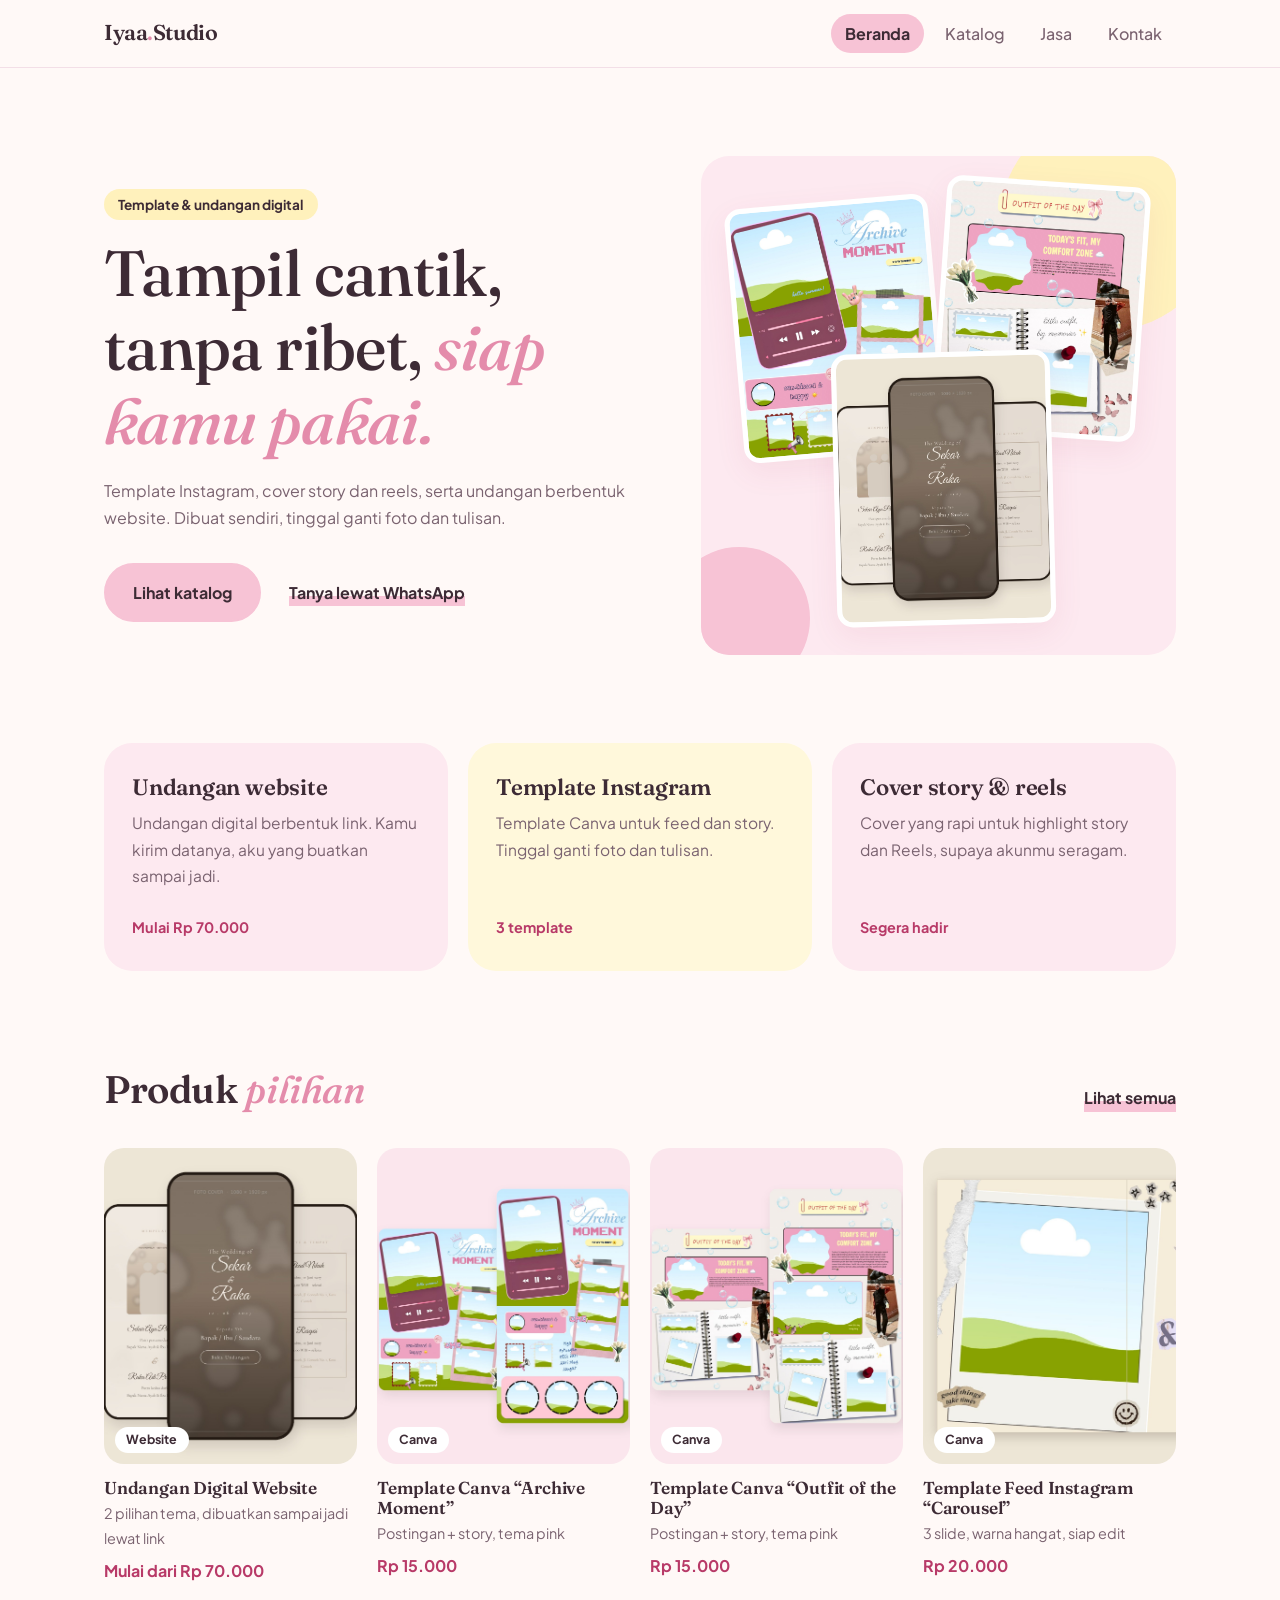
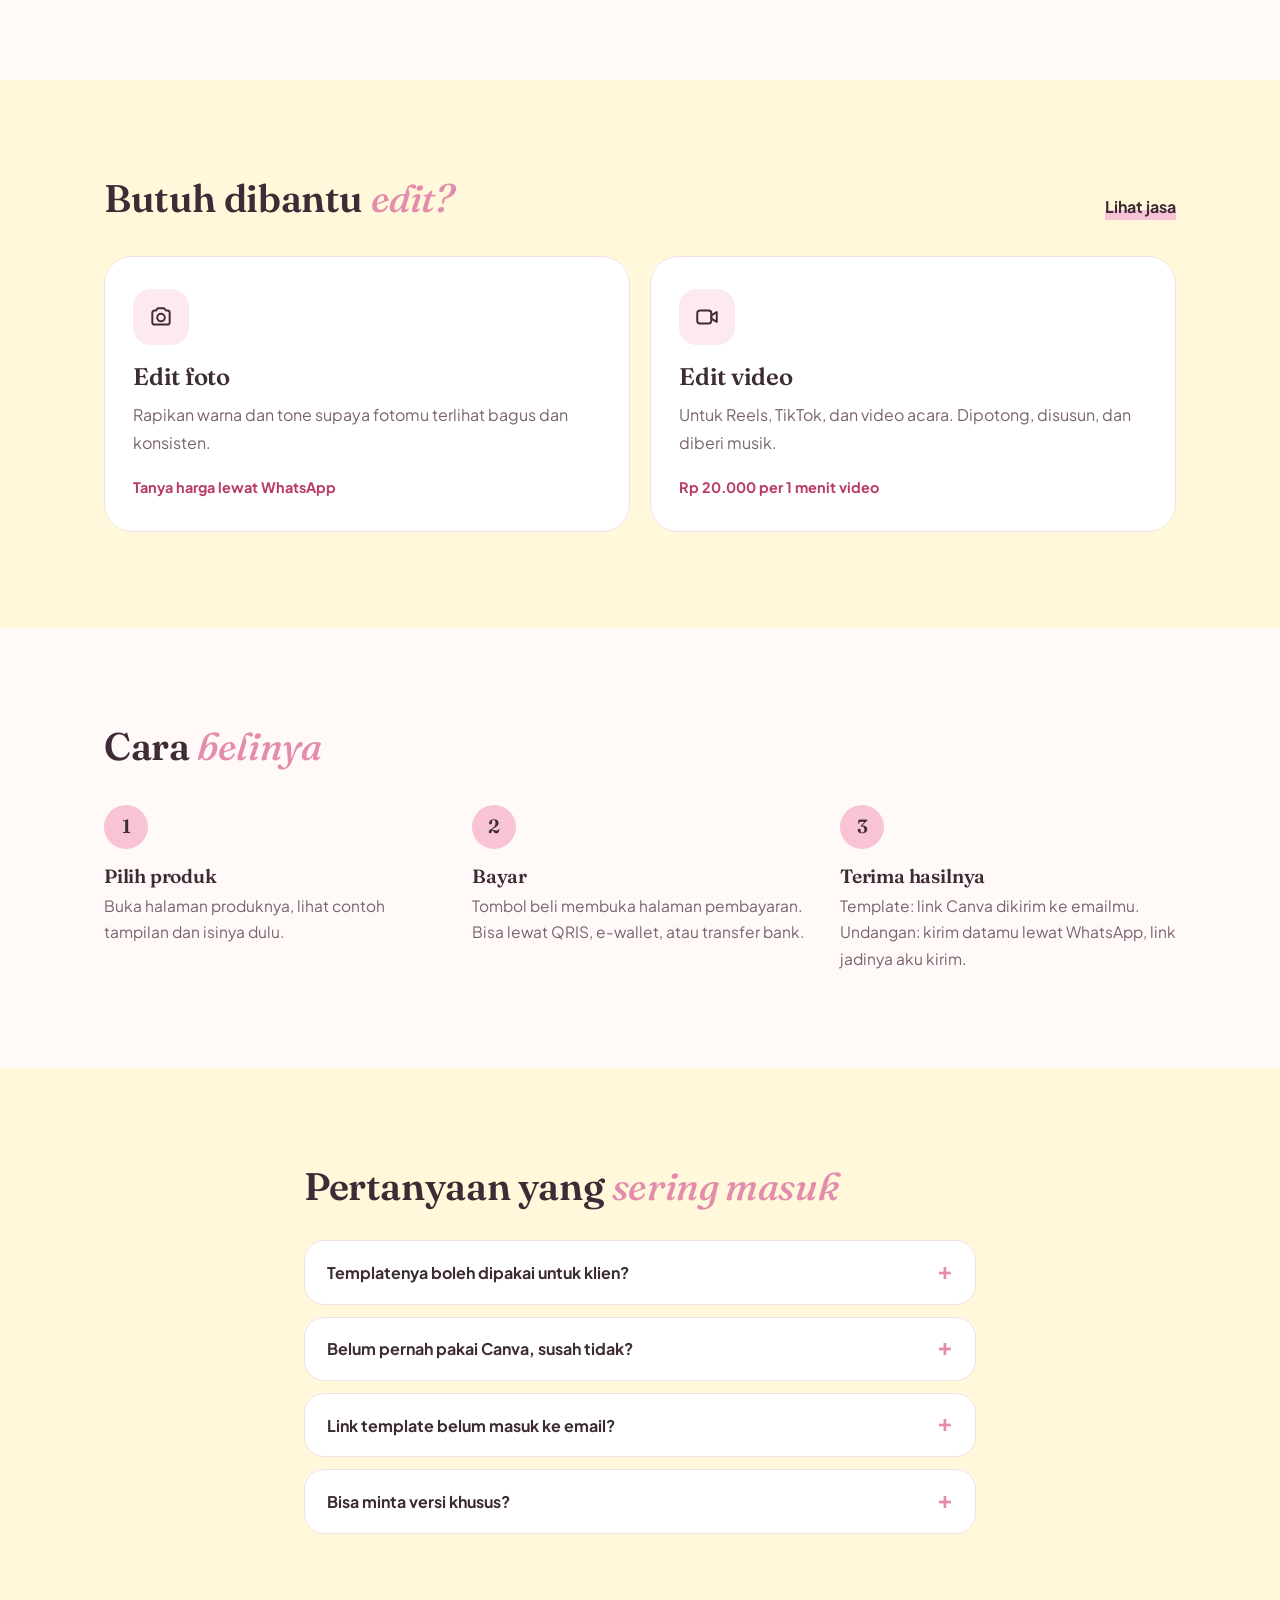
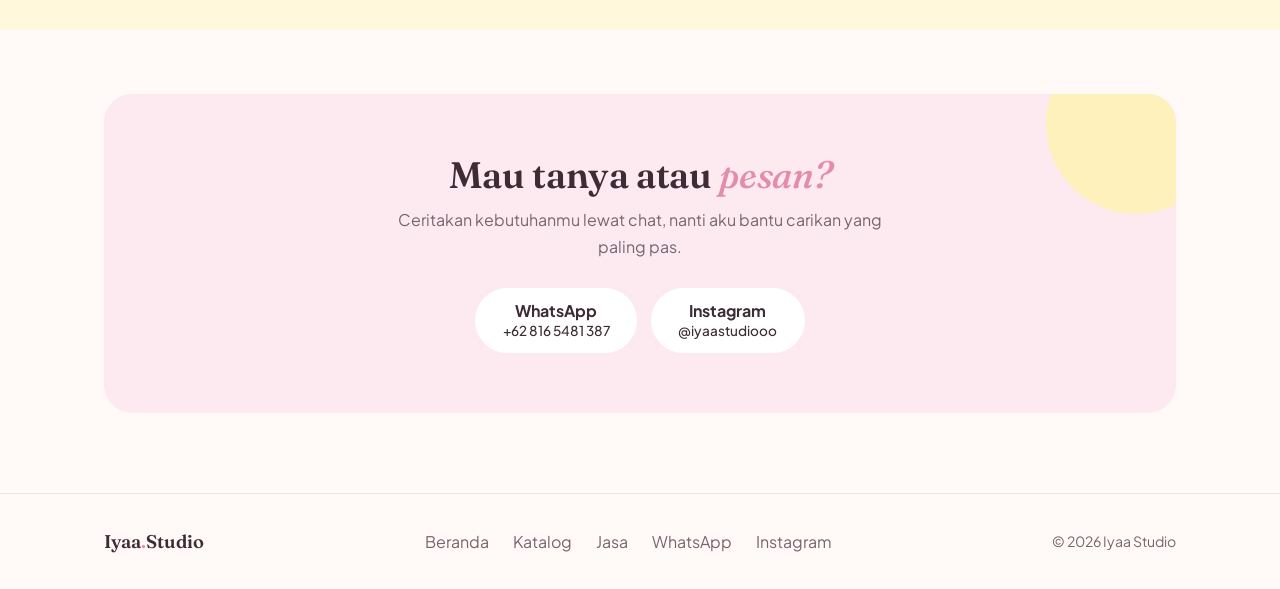
<file: index.html>
<!DOCTYPE html>
<html lang="id">
<head>
  <meta charset="UTF-8">
  <meta name="viewport" content="width=device-width, initial-scale=1.0">
  <title>Iyaa Studio — Template Instagram & undangan digital</title>
  <meta name="description" content="Template Instagram, cover story dan reels, serta undangan digital berbentuk website. Dibuat sendiri, siap dipakai.">

  <link rel="preconnect" href="https://fonts.googleapis.com">
  <link rel="preconnect" href="https://fonts.gstatic.com" crossorigin>
  <link href="https://fonts.googleapis.com/css2?family=Fraunces:ital,opsz,wght@0,9..144,500;0,9..144,600;1,9..144,500&family=Plus+Jakarta+Sans:wght@400;500;700&display=swap" rel="stylesheet">

  <link rel="stylesheet" href="style.css">
</head>
<body>

  <a class="skip-link" href="#utama">Lompat ke konten</a>

  <header class="situs-header">
    <div class="wadah header-isi">
      <a href="index.html" class="logo">Iyaa<span class="logo-titik">.</span>Studio</a>

      <button class="nav-toggle" id="navToggle" aria-expanded="false" aria-controls="navUtama">
        <span class="nav-toggle-garis"></span>
        <span class="nav-toggle-label">Menu</span>
      </button>

      <nav class="nav" id="navUtama" aria-label="Navigasi utama">
        <a href="index.html" class="nav-tautan nav-aktif">Beranda</a>
        <a href="katalog.html" class="nav-tautan">Katalog</a>
        <a href="jasa.html" class="nav-tautan">Jasa</a>
        <a href="#kontak" class="nav-tautan">Kontak</a>
      </nav>
    </div>
  </header>

  <main id="utama">

    <!-- ============ HERO ============ -->
    <section class="hero">
      <div class="wadah hero-isi">

        <div class="hero-teks">
          <span class="label">Template &amp; undangan digital</span>
          <h1 class="hero-judul">Tampil cantik, tanpa ribet, <span class="judul-miring">siap kamu pakai.</span></h1>
          <p class="hero-deskripsi">
            Template Instagram, cover story dan reels, serta undangan berbentuk website.
            Dibuat sendiri, tinggal ganti foto dan tulisan.
          </p>
          <div class="hero-aksi">
            <a href="katalog.html" class="tombol">Lihat katalog</a>
            <a href="https://wa.me/628165481387" class="tautan-teks">Tanya lewat WhatsApp</a>
          </div>
        </div>

        <div class="hero-visual" aria-hidden="true">
          <div class="hero-kartu hero-kartu-1"><img src="asset/archive-moment-2.jpg" alt=""></div>
          <div class="hero-kartu hero-kartu-2"><img src="asset/ootd-2.jpg" alt=""></div>
          <div class="hero-kartu hero-kartu-3"><img src="asset/undangan-1.jpg" alt=""></div>
        </div>

      </div>
    </section>

    <!-- ============ KATEGORI ============ -->
    <section class="bagian bagian-tanpa-atas">
      <div class="wadah">
        <div class="kategori-kisi">

          <a href="katalog.html#undangan" class="kategori">
            <h2 class="kategori-judul">Undangan website</h2>
            <p class="kategori-teks">Undangan digital berbentuk link. Kamu kirim datanya, aku yang buatkan sampai jadi.</p>
            <span class="kategori-jumlah">Mulai Rp 70.000</span>
          </a>

          <a href="katalog.html#template" class="kategori">
            <h2 class="kategori-judul">Template Instagram</h2>
            <p class="kategori-teks">Template Canva untuk feed dan story. Tinggal ganti foto dan tulisan.</p>
            <span class="kategori-jumlah">3 template</span>
          </a>

          <a href="katalog.html#cover" class="kategori">
            <h2 class="kategori-judul">Cover story &amp; reels</h2>
            <p class="kategori-teks">Cover yang rapi untuk highlight story dan Reels, supaya akunmu seragam.</p>
            <span class="kategori-jumlah">Segera hadir</span>
          </a>

        </div>
      </div>
    </section>

    <!-- ============ PRODUK PILIHAN ============ -->
    <section class="bagian bagian-tanpa-atas">
      <div class="wadah">
        <div class="bagian-kepala">
          <h2 class="bagian-judul">Produk <span class="judul-miring">pilihan</span></h2>
          <a href="katalog.html" class="tautan-teks">Lihat semua</a>
        </div>

        <div class="produk-kisi">
          <article class="produk">
            <a href="template-undangan.html" class="produk-tautan">
              <div class="produk-gambar">
                <img src="asset/undangan-1.jpg" alt="Undangan digital website tampil di layar HP" loading="lazy">
                <span class="produk-tipe">Website</span>
              </div>
              <h3 class="produk-nama">Undangan Digital Website</h3>
            </a>
            <p class="produk-catatan">2 pilihan tema, dibuatkan sampai jadi lewat link</p>
            <p class="produk-harga">Mulai dari Rp 70.000</p>
          </article>
          <article class="produk">
            <a href="template-archive-moment.html" class="produk-tautan">
              <div class="produk-gambar">
                <img src="asset/archive-moment-1.jpg" alt="Template Archive Moment versi postingan dan story, tema pink" loading="lazy">
                <span class="produk-tipe">Canva</span>
              </div>
              <h3 class="produk-nama">Template Canva “Archive Moment”</h3>
            </a>
            <p class="produk-catatan">Postingan + story, tema pink</p>
            <p class="produk-harga">Rp 15.000</p>
          </article>
          <article class="produk">
            <a href="template-ootd.html" class="produk-tautan">
              <div class="produk-gambar">
                <img src="asset/ootd-1.jpg" alt="Template Outfit of the Day versi postingan dan story, tema pink" loading="lazy">
                <span class="produk-tipe">Canva</span>
              </div>
              <h3 class="produk-nama">Template Canva “Outfit of the Day”</h3>
            </a>
            <p class="produk-catatan">Postingan + story, tema pink</p>
            <p class="produk-harga">Rp 15.000</p>
          </article>
          <article class="produk">
            <a href="template-carousel.html" class="produk-tautan">
              <div class="produk-gambar">
                <img src="asset/scrapbook-4.jpg" alt="Template feed Instagram Carousel, tiga slide menyambung" loading="lazy">
                <span class="produk-tipe">Canva</span>
              </div>
              <h3 class="produk-nama">Template Feed Instagram “Carousel”</h3>
            </a>
            <p class="produk-catatan">3 slide, warna hangat, siap edit</p>
            <p class="produk-harga">Rp 20.000</p>
          </article>
        </div>
      </div>
    </section>

    <!-- ============ JASA ============ -->
    <section class="bagian bagian-lembut">
      <div class="wadah">
        <div class="bagian-kepala">
          <h2 class="bagian-judul">Butuh dibantu <span class="judul-miring">edit?</span></h2>
          <a href="jasa.html" class="tautan-teks">Lihat jasa</a>
        </div>

        <div class="jasa-kisi">
          <a href="jasa.html#foto" class="jasa">
            <span class="jasa-ikon"><svg width="26" height="26" viewBox="0 0 24 24" fill="none" stroke="currentColor" stroke-width="1.8" stroke-linecap="round" stroke-linejoin="round" aria-hidden="true"><path d="M4 8a2 2 0 0 1 2-2h1.5l1.2-1.8A1 1 0 0 1 9.5 4h5a1 1 0 0 1 .8.4L16.5 6H18a2 2 0 0 1 2 2v9a2 2 0 0 1-2 2H6a2 2 0 0 1-2-2z"/><circle cx="12" cy="12.5" r="3.5"/></svg></span>
            <h3 class="jasa-judul">Edit foto</h3>
            <p class="jasa-teks">Rapikan warna dan tone supaya fotomu terlihat bagus dan konsisten.</p>
            <span class="jasa-label">Tanya harga lewat WhatsApp</span>
          </a>
          <a href="jasa.html#video" class="jasa">
            <span class="jasa-ikon"><svg width="26" height="26" viewBox="0 0 24 24" fill="none" stroke="currentColor" stroke-width="1.8" stroke-linecap="round" stroke-linejoin="round" aria-hidden="true"><rect x="3" y="6" width="13" height="12" rx="2.5"/><path d="m16 10.5 5-3v9l-5-3z"/></svg></span>
            <h3 class="jasa-judul">Edit video</h3>
            <p class="jasa-teks">Untuk Reels, TikTok, dan video acara. Dipotong, disusun, dan diberi musik.</p>
            <span class="jasa-label">Rp 20.000 per 1 menit video</span>
          </a>
        </div>
      </div>
    </section>

    <!-- ============ CARA BELI ============ -->
    <section class="bagian" id="cara-beli">
      <div class="wadah">
        <h2 class="bagian-judul">Cara <span class="judul-miring">belinya</span></h2>

        <ol class="langkah-daftar">
          <li class="langkah">
            <span class="langkah-angka">1</span>
            <h3 class="langkah-judul">Pilih produk</h3>
            <p class="langkah-teks">Buka halaman produknya, lihat contoh tampilan dan isinya dulu.</p>
          </li>
          <li class="langkah">
            <span class="langkah-angka">2</span>
            <h3 class="langkah-judul">Bayar</h3>
            <p class="langkah-teks">Tombol beli membuka halaman pembayaran. Bisa lewat QRIS, e-wallet, atau transfer bank.</p>
          </li>
          <li class="langkah">
            <span class="langkah-angka">3</span>
            <h3 class="langkah-judul">Terima hasilnya</h3>
            <p class="langkah-teks">Template: link Canva dikirim ke emailmu. Undangan: kirim datamu lewat WhatsApp, link jadinya aku kirim.</p>
          </li>
        </ol>
      </div>
    </section>

    <!-- ============ FAQ ============ -->
    <section class="bagian bagian-lembut">
      <div class="wadah wadah-sempit">
        <h2 class="bagian-judul">Pertanyaan yang <span class="judul-miring">sering masuk</span></h2>

        <div class="faq">
          <details class="faq-item">
            <summary class="faq-tanya">Templatenya boleh dipakai untuk klien?</summary>
            <p class="faq-jawab">Boleh, termasuk untuk pekerjaan berbayar. Yang tidak boleh hanya menjual ulang atau membagikan filenya mentah-mentah.</p>
          </details>

          <details class="faq-item">
            <summary class="faq-tanya">Belum pernah pakai Canva, susah tidak?</summary>
            <p class="faq-jawab">Tidak susah. Tinggal ganti foto dan tulisan. Kalau masih bingung, kirim pesan ke WhatsApp dan aku bantu.</p>
          </details>

          <details class="faq-item">
            <summary class="faq-tanya">Link template belum masuk ke email?</summary>
            <p class="faq-jawab">Cek folder spam atau promosi dulu. Kalau tetap tidak ada, kirim bukti bayarmu lewat WhatsApp dan aku kirim manual.</p>
          </details>

          <details class="faq-item">
            <summary class="faq-tanya">Bisa minta versi khusus?</summary>
            <p class="faq-jawab">Bisa, itu masuk pesanan custom dengan harga terpisah. Ceritakan dulu kebutuhanmu lewat WhatsApp.</p>
          </details>
        </div>
      </div>
    </section>

    <!-- ============ KONTAK ============ -->
    <section class="kontak" id="kontak">
      <div class="wadah">
        <div class="kontak-kotak">
          <h2 class="kontak-judul">Mau tanya atau <span class="judul-miring">pesan?</span></h2>
          <p class="kontak-teks">Ceritakan kebutuhanmu lewat chat, nanti aku bantu carikan yang paling pas.</p>
          <div class="kontak-aksi">
            <a href="https://wa.me/628165481387" class="tombol tombol-putih">WhatsApp<span class="kontak-nomor">+62 816 5481 387</span></a>
            <a href="https://www.instagram.com/iyaastudiooo" class="tombol tombol-putih">Instagram<span class="kontak-nomor">@iyaastudiooo</span></a>
          </div>
        </div>
      </div>
    </section>

  </main>

  <footer class="situs-footer">
    <div class="wadah footer-isi">
      <p class="footer-logo">Iyaa<span class="logo-titik">.</span>Studio</p>
      <nav class="footer-nav" aria-label="Navigasi footer">
        <a href="index.html">Beranda</a>
        <a href="katalog.html">Katalog</a>
        <a href="jasa.html">Jasa</a>
        <a href="https://wa.me/628165481387">WhatsApp</a>
        <a href="https://www.instagram.com/iyaastudiooo">Instagram</a>
      </nav>
      <p class="footer-hak">© 2026 Iyaa Studio</p>
    </div>
  </footer>

  <script src="script.js"></script>
</body>
</html>
</file>
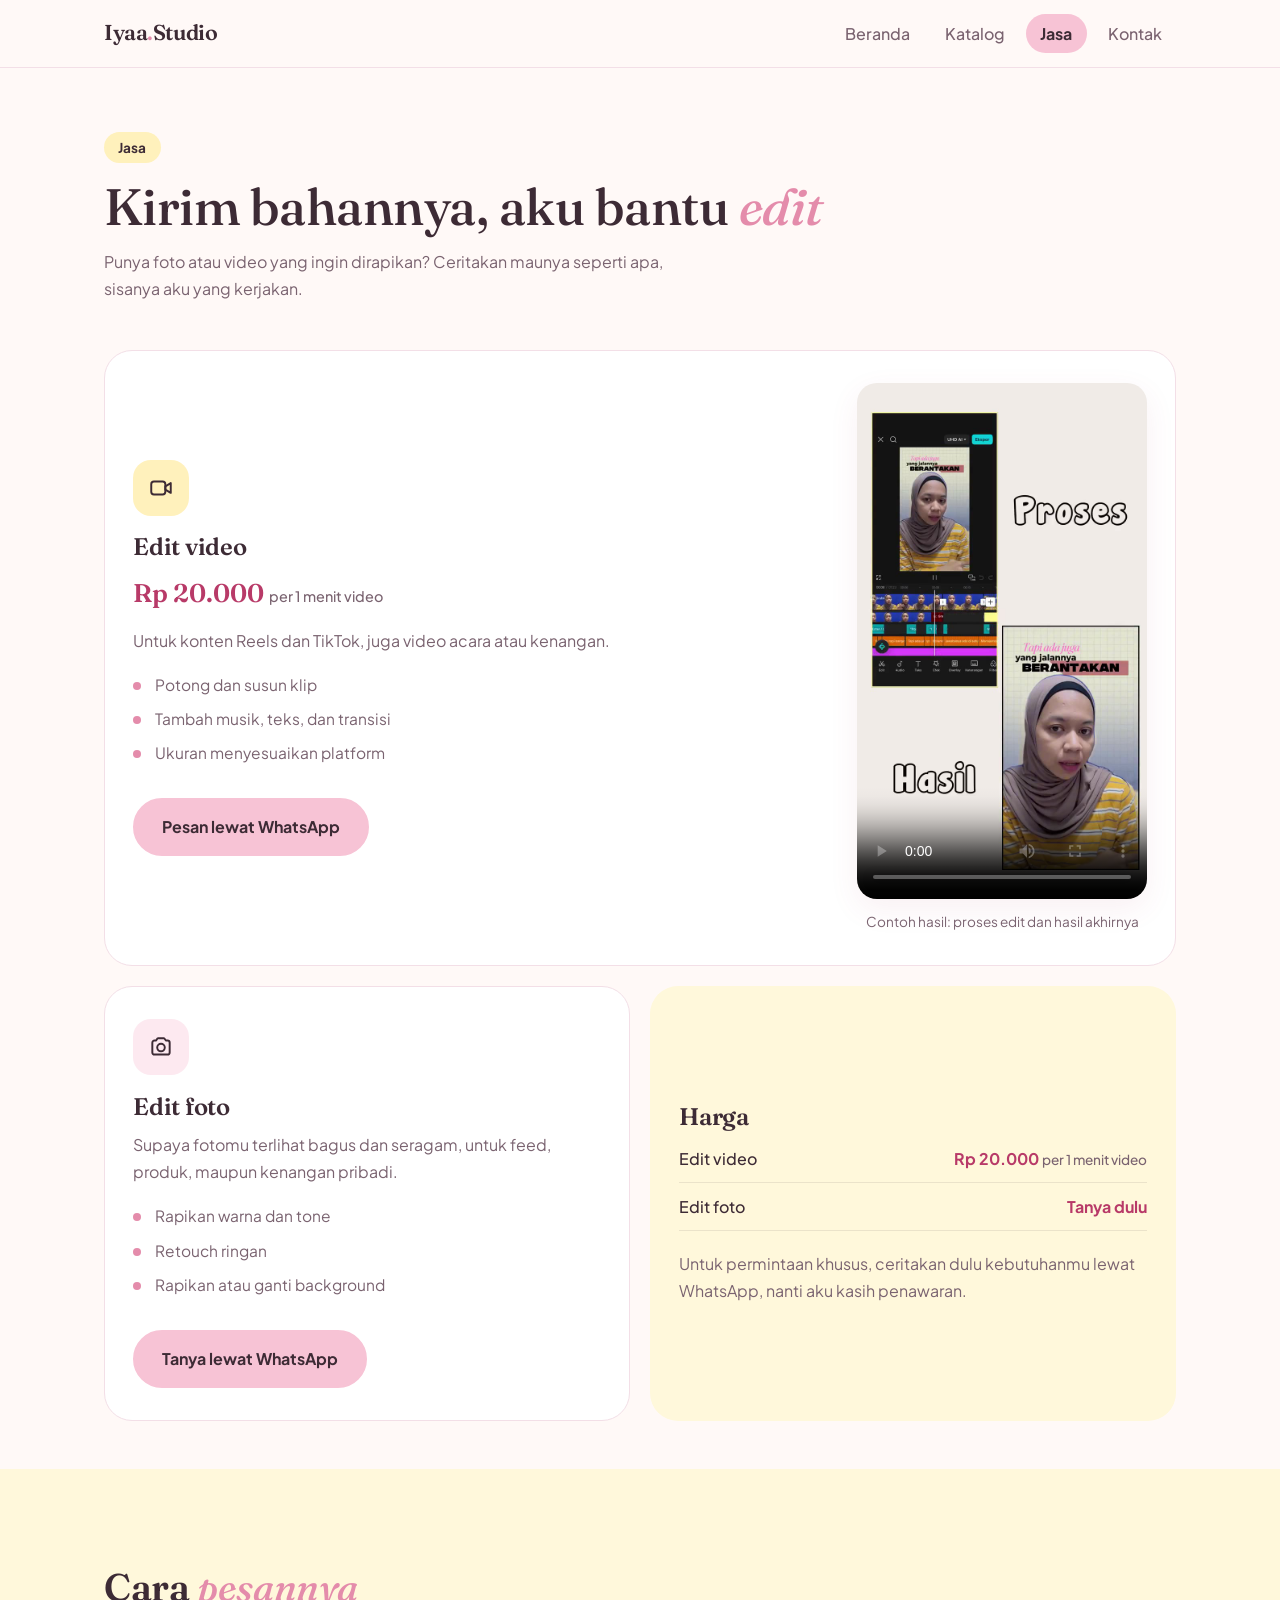
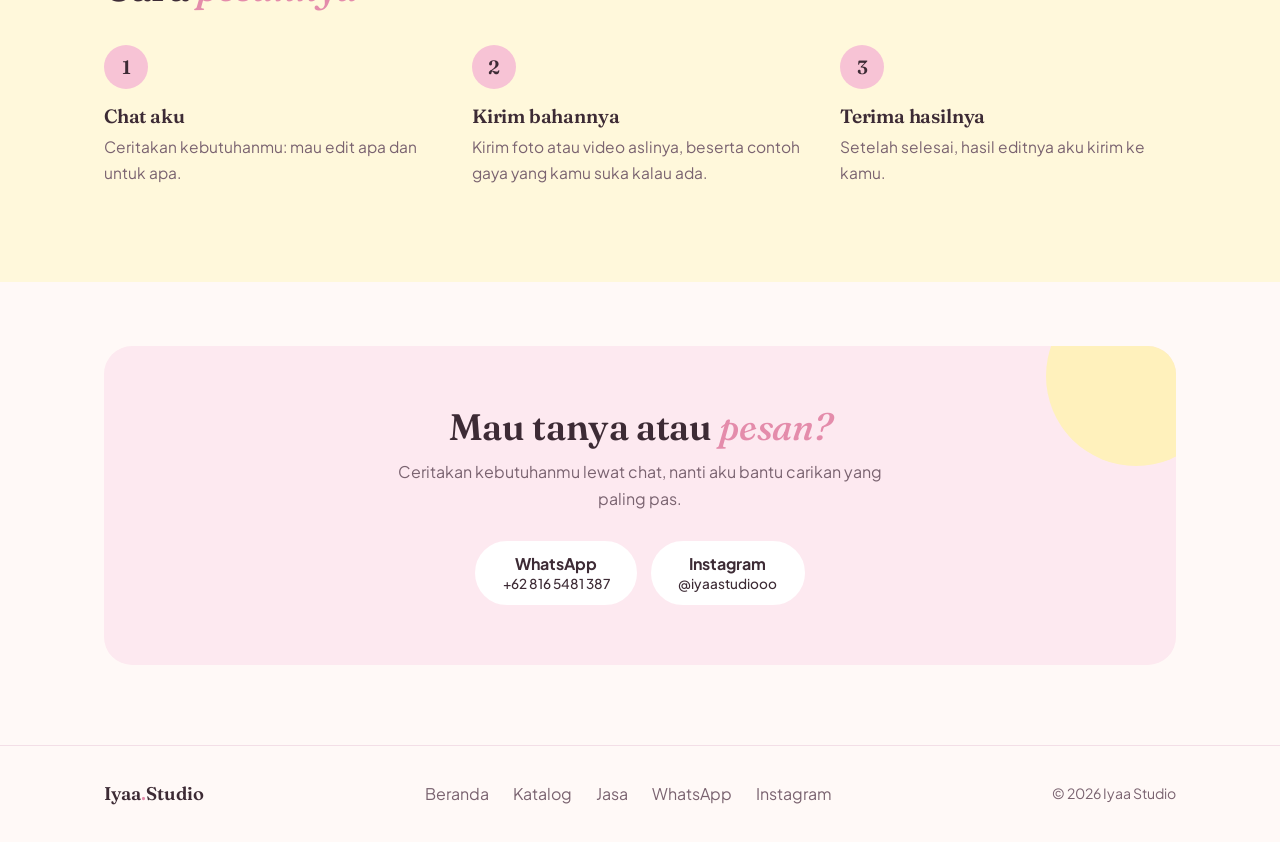
<file: jasa.html>
<!DOCTYPE html>
<html lang="id">
<head>
  <meta charset="UTF-8">
  <meta name="viewport" content="width=device-width, initial-scale=1.0">
  <title>Jasa edit foto & video — Iyaa Studio</title>
  <meta name="description" content="Terima jasa edit foto dan edit video untuk konten, acara, dan kenangan.">

  <link rel="preconnect" href="https://fonts.googleapis.com">
  <link rel="preconnect" href="https://fonts.gstatic.com" crossorigin>
  <link href="https://fonts.googleapis.com/css2?family=Fraunces:ital,opsz,wght@0,9..144,500;0,9..144,600;1,9..144,500&family=Plus+Jakarta+Sans:wght@400;500;700&display=swap" rel="stylesheet">

  <link rel="stylesheet" href="style.css">
</head>
<body>

  <a class="skip-link" href="#utama">Lompat ke konten</a>

  <header class="situs-header">
    <div class="wadah header-isi">
      <a href="index.html" class="logo">Iyaa<span class="logo-titik">.</span>Studio</a>

      <button class="nav-toggle" id="navToggle" aria-expanded="false" aria-controls="navUtama">
        <span class="nav-toggle-garis"></span>
        <span class="nav-toggle-label">Menu</span>
      </button>

      <nav class="nav" id="navUtama" aria-label="Navigasi utama">
        <a href="index.html" class="nav-tautan">Beranda</a>
        <a href="katalog.html" class="nav-tautan">Katalog</a>
        <a href="jasa.html" class="nav-tautan nav-aktif">Jasa</a>
        <a href="#kontak" class="nav-tautan">Kontak</a>
      </nav>
    </div>
  </header>

  <main id="utama">

    <section class="halaman-kepala">
      <div class="wadah">
        <span class="label">Jasa</span>
        <h1 class="halaman-judul">Kirim bahannya, aku bantu <span class="judul-miring">edit</span></h1>
        <p class="halaman-teks">Punya foto atau video yang ingin dirapikan? Ceritakan maunya seperti apa, sisanya aku yang kerjakan.</p>
      </div>
    </section>

    <section class="bagian bagian-rapat">
      <div class="wadah">

        <div class="jasa-kisi">

          <article class="jasa jasa-lebar" id="video">
            <div class="jasa-badan">
              <div class="jasa-info">
                <span class="jasa-ikon"><svg width="26" height="26" viewBox="0 0 24 24" fill="none" stroke="currentColor" stroke-width="1.8" stroke-linecap="round" stroke-linejoin="round" aria-hidden="true"><rect x="3" y="6" width="13" height="12" rx="2.5"/><path d="m16 10.5 5-3v9l-5-3z"/></svg></span>
                <h2 class="jasa-judul">Edit video</h2>
                <p class="jasa-harga">Rp 20.000 <span class="detail-harga-ket">per 1 menit video</span></p>
                <p class="jasa-teks">Untuk konten Reels dan TikTok, juga video acara atau kenangan.</p>
                <ul class="isi-daftar">
                  <li>Potong dan susun klip</li>
                  <li>Tambah musik, teks, dan transisi</li>
                  <li>Ukuran menyesuaikan platform</li>
                </ul>
                <div class="jasa-aksi"><a href="https://wa.me/628165481387?text=Halo%20Iyaa%20Studio%2C%20aku%20mau%20pesan%20jasa%20edit%20video." class="tombol">Pesan lewat WhatsApp</a></div>
              </div>
              <figure class="jasa-media">
                <video controls playsinline preload="metadata" poster="asset/contoh-edit-video.jpg" aria-label="Contoh hasil edit video: proses dan hasil akhirnya">
                  <source src="asset/contoh-edit-video.mp4" type="video/mp4">
                  Browsermu tidak bisa memutar video ini.
                </video>
                <figcaption>Contoh hasil: proses edit dan hasil akhirnya</figcaption>
              </figure>
            </div>
          </article>

          <article class="jasa" id="foto">
            <span class="jasa-ikon"><svg width="26" height="26" viewBox="0 0 24 24" fill="none" stroke="currentColor" stroke-width="1.8" stroke-linecap="round" stroke-linejoin="round" aria-hidden="true"><path d="M4 8a2 2 0 0 1 2-2h1.5l1.2-1.8A1 1 0 0 1 9.5 4h5a1 1 0 0 1 .8.4L16.5 6H18a2 2 0 0 1 2 2v9a2 2 0 0 1-2 2H6a2 2 0 0 1-2-2z"/><circle cx="12" cy="12.5" r="3.5"/></svg></span>
            <h2 class="jasa-judul">Edit foto</h2>
            <p class="jasa-teks">Supaya fotomu terlihat bagus dan seragam, untuk feed, produk, maupun kenangan pribadi.</p>
            <ul class="isi-daftar">
              <li>Rapikan warna dan tone</li>
              <li>Retouch ringan</li>
              <li>Rapikan atau ganti background</li>
            </ul>
            <div class="jasa-aksi"><a href="https://wa.me/628165481387?text=Halo%20Iyaa%20Studio%2C%20aku%20mau%20tanya%20jasa%20edit%20foto." class="tombol">Tanya lewat WhatsApp</a></div>
          </article>

          <aside class="jasa jasa-ringkas" aria-label="Ringkasan harga">
            <h2 class="jasa-judul">Harga</h2>
            <dl class="harga-daftar">
              <div class="harga-baris"><dt>Edit video</dt><dd>Rp 20.000 <span>per 1 menit video</span></dd></div>
              <div class="harga-baris"><dt>Edit foto</dt><dd>Tanya dulu</dd></div>
            </dl>
            <p class="jasa-teks">Untuk permintaan khusus, ceritakan dulu kebutuhanmu lewat WhatsApp, nanti aku kasih penawaran.</p>
          </aside>

        </div>
      </div>
    </section>

    <section class="bagian bagian-lembut">
      <div class="wadah">
        <h2 class="bagian-judul">Cara <span class="judul-miring">pesannya</span></h2>
        <ol class="langkah-daftar">
          <li class="langkah">
            <span class="langkah-angka">1</span>
            <h3 class="langkah-judul">Chat aku</h3>
            <p class="langkah-teks">Ceritakan kebutuhanmu: mau edit apa dan untuk apa.</p>
          </li>
          <li class="langkah">
            <span class="langkah-angka">2</span>
            <h3 class="langkah-judul">Kirim bahannya</h3>
            <p class="langkah-teks">Kirim foto atau video aslinya, beserta contoh gaya yang kamu suka kalau ada.</p>
          </li>
          <li class="langkah">
            <span class="langkah-angka">3</span>
            <h3 class="langkah-judul">Terima hasilnya</h3>
            <p class="langkah-teks">Setelah selesai, hasil editnya aku kirim ke kamu.</p>
          </li>
        </ol>
      </div>
    </section>

    <!-- ============ KONTAK ============ -->
    <section class="kontak" id="kontak">
      <div class="wadah">
        <div class="kontak-kotak">
          <h2 class="kontak-judul">Mau tanya atau <span class="judul-miring">pesan?</span></h2>
          <p class="kontak-teks">Ceritakan kebutuhanmu lewat chat, nanti aku bantu carikan yang paling pas.</p>
          <div class="kontak-aksi">
            <a href="https://wa.me/628165481387" class="tombol tombol-putih">WhatsApp<span class="kontak-nomor">+62 816 5481 387</span></a>
            <a href="https://www.instagram.com/iyaastudiooo" class="tombol tombol-putih">Instagram<span class="kontak-nomor">@iyaastudiooo</span></a>
          </div>
        </div>
      </div>
    </section>

  </main>

  <footer class="situs-footer">
    <div class="wadah footer-isi">
      <p class="footer-logo">Iyaa<span class="logo-titik">.</span>Studio</p>
      <nav class="footer-nav" aria-label="Navigasi footer">
        <a href="index.html">Beranda</a>
        <a href="katalog.html">Katalog</a>
        <a href="jasa.html">Jasa</a>
        <a href="https://wa.me/628165481387">WhatsApp</a>
        <a href="https://www.instagram.com/iyaastudiooo">Instagram</a>
      </nav>
      <p class="footer-hak">© 2026 Iyaa Studio</p>
    </div>
  </footer>

  <script src="script.js"></script>
</body>
</html>
</file>
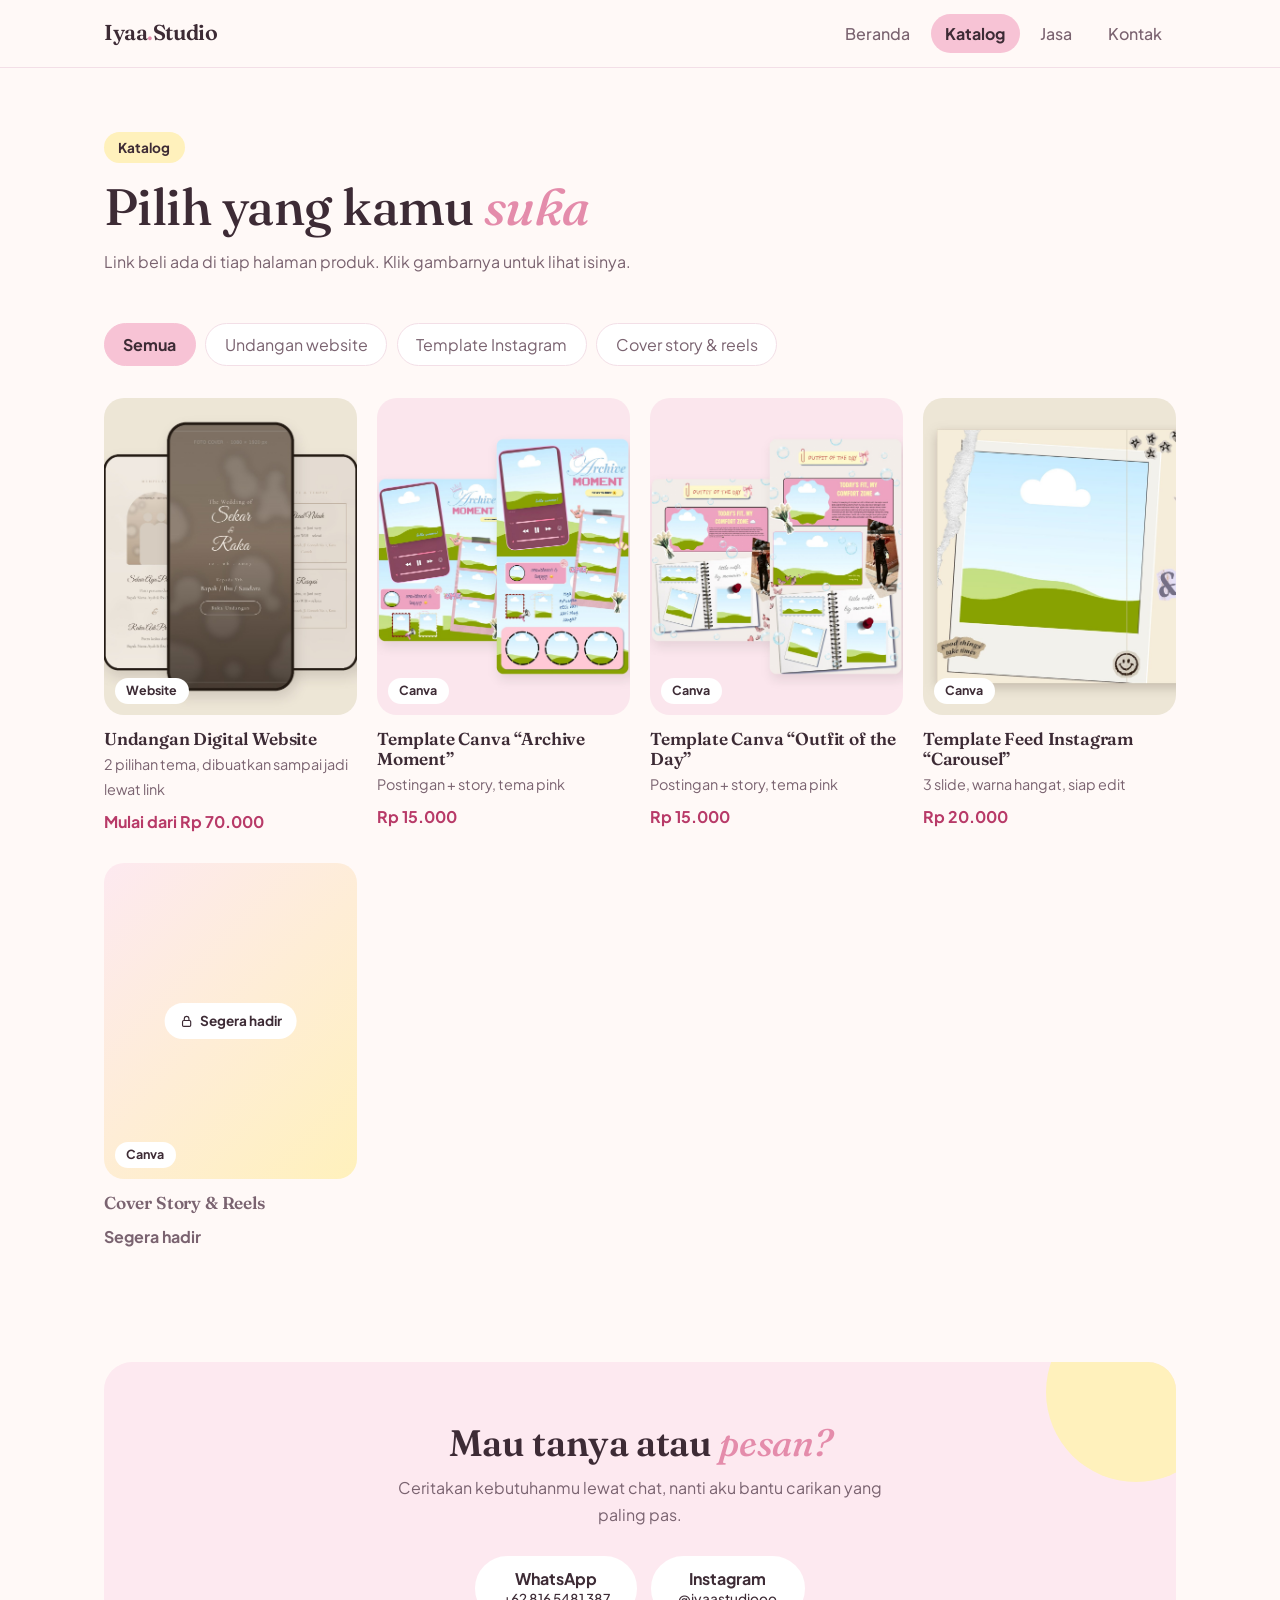
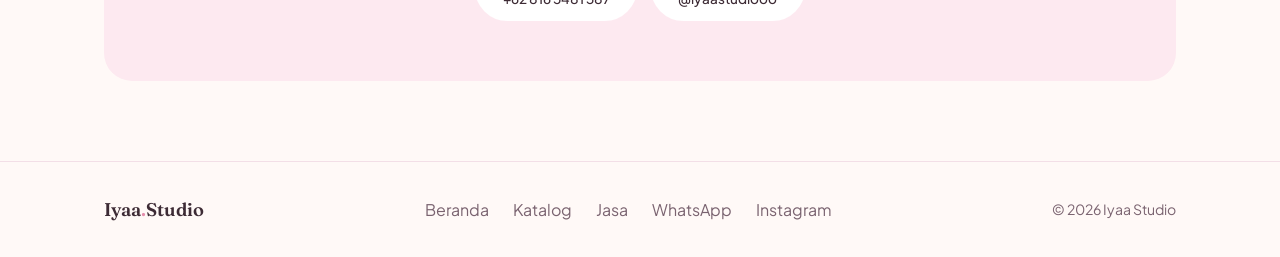
<file: katalog.html>
<!DOCTYPE html>
<html lang="id">
<head>
  <meta charset="UTF-8">
  <meta name="viewport" content="width=device-width, initial-scale=1.0">
  <title>Katalog — Iyaa Studio</title>
  <meta name="description" content="Undangan digital website, template Instagram, dan cover story atau reels.">

  <link rel="preconnect" href="https://fonts.googleapis.com">
  <link rel="preconnect" href="https://fonts.gstatic.com" crossorigin>
  <link href="https://fonts.googleapis.com/css2?family=Fraunces:ital,opsz,wght@0,9..144,500;0,9..144,600;1,9..144,500&family=Plus+Jakarta+Sans:wght@400;500;700&display=swap" rel="stylesheet">

  <link rel="stylesheet" href="style.css">
</head>
<body>

  <a class="skip-link" href="#utama">Lompat ke konten</a>

  <header class="situs-header">
    <div class="wadah header-isi">
      <a href="index.html" class="logo">Iyaa<span class="logo-titik">.</span>Studio</a>

      <button class="nav-toggle" id="navToggle" aria-expanded="false" aria-controls="navUtama">
        <span class="nav-toggle-garis"></span>
        <span class="nav-toggle-label">Menu</span>
      </button>

      <nav class="nav" id="navUtama" aria-label="Navigasi utama">
        <a href="index.html" class="nav-tautan">Beranda</a>
        <a href="katalog.html" class="nav-tautan nav-aktif">Katalog</a>
        <a href="jasa.html" class="nav-tautan">Jasa</a>
        <a href="#kontak" class="nav-tautan">Kontak</a>
      </nav>
    </div>
  </header>

  <main id="utama">

    <section class="halaman-kepala">
      <div class="wadah">
        <span class="label">Katalog</span>
        <h1 class="halaman-judul">Pilih yang kamu <span class="judul-miring">suka</span></h1>
        <p class="halaman-teks">Link beli ada di tiap halaman produk. Klik gambarnya untuk lihat isinya.</p>
      </div>
    </section>

    <section class="bagian bagian-rapat">
      <div class="wadah">

        <div class="saring" role="group" aria-label="Saring produk berdasarkan jenis">
          <button class="saring-tombol saring-aktif" data-saring="semua" aria-pressed="true">Semua</button>
          <button class="saring-tombol" data-saring="undangan" aria-pressed="false">Undangan website</button>
          <button class="saring-tombol" data-saring="template" aria-pressed="false">Template Instagram</button>
          <button class="saring-tombol" data-saring="cover" aria-pressed="false">Cover story &amp; reels</button>
        </div>

        <div class="produk-kisi" id="daftarProduk">
          <article class="produk" data-kategori="undangan">
            <a href="template-undangan.html" class="produk-tautan">
              <div class="produk-gambar">
                <img src="asset/undangan-1.jpg" alt="Undangan digital website tampil di layar HP" loading="lazy">
                <span class="produk-tipe">Website</span>
              </div>
              <h2 class="produk-nama">Undangan Digital Website</h2>
            </a>
            <p class="produk-catatan">2 pilihan tema, dibuatkan sampai jadi lewat link</p>
            <p class="produk-harga">Mulai dari Rp 70.000</p>
          </article>
          <article class="produk" data-kategori="template">
            <a href="template-archive-moment.html" class="produk-tautan">
              <div class="produk-gambar">
                <img src="asset/archive-moment-1.jpg" alt="Template Archive Moment versi postingan dan story, tema pink" loading="lazy">
                <span class="produk-tipe">Canva</span>
              </div>
              <h2 class="produk-nama">Template Canva “Archive Moment”</h2>
            </a>
            <p class="produk-catatan">Postingan + story, tema pink</p>
            <p class="produk-harga">Rp 15.000</p>
          </article>
          <article class="produk" data-kategori="template">
            <a href="template-ootd.html" class="produk-tautan">
              <div class="produk-gambar">
                <img src="asset/ootd-1.jpg" alt="Template Outfit of the Day versi postingan dan story, tema pink" loading="lazy">
                <span class="produk-tipe">Canva</span>
              </div>
              <h2 class="produk-nama">Template Canva “Outfit of the Day”</h2>
            </a>
            <p class="produk-catatan">Postingan + story, tema pink</p>
            <p class="produk-harga">Rp 15.000</p>
          </article>
          <article class="produk" data-kategori="template">
            <a href="template-carousel.html" class="produk-tautan">
              <div class="produk-gambar">
                <img src="asset/scrapbook-4.jpg" alt="Template feed Instagram Carousel, tiga slide menyambung" loading="lazy">
                <span class="produk-tipe">Canva</span>
              </div>
              <h2 class="produk-nama">Template Feed Instagram “Carousel”</h2>
            </a>
            <p class="produk-catatan">3 slide, warna hangat, siap edit</p>
            <p class="produk-harga">Rp 20.000</p>
          </article>
          <article class="produk produk-segera" data-kategori="cover">
            <div class="produk-gambar">
              <span class="produk-tipe">Canva</span>
              <span class="produk-kunci"><svg class="produk-kunci-ikon" width="14" height="14" viewBox="0 0 24 24" fill="none" stroke="currentColor" stroke-width="2" stroke-linecap="round" stroke-linejoin="round" aria-hidden="true"><rect x="5" y="11" width="14" height="10" rx="2"/><path d="M8 11V8a4 4 0 0 1 8 0v3"/></svg>Segera hadir</span>
            </div>
            <h2 class="produk-nama">Cover Story &amp; Reels</h2>
            <p class="produk-harga produk-harga-segera">Segera hadir</p>
          </article>
        </div>

        <p class="kosong" id="kosong" hidden>Belum ada produk di jenis ini. Coba pilih jenis lain.</p>

      </div>
    </section>

    <!-- ============ KONTAK ============ -->
    <section class="kontak" id="kontak">
      <div class="wadah">
        <div class="kontak-kotak">
          <h2 class="kontak-judul">Mau tanya atau <span class="judul-miring">pesan?</span></h2>
          <p class="kontak-teks">Ceritakan kebutuhanmu lewat chat, nanti aku bantu carikan yang paling pas.</p>
          <div class="kontak-aksi">
            <a href="https://wa.me/628165481387" class="tombol tombol-putih">WhatsApp<span class="kontak-nomor">+62 816 5481 387</span></a>
            <a href="https://www.instagram.com/iyaastudiooo" class="tombol tombol-putih">Instagram<span class="kontak-nomor">@iyaastudiooo</span></a>
          </div>
        </div>
      </div>
    </section>

  </main>

  <footer class="situs-footer">
    <div class="wadah footer-isi">
      <p class="footer-logo">Iyaa<span class="logo-titik">.</span>Studio</p>
      <nav class="footer-nav" aria-label="Navigasi footer">
        <a href="index.html">Beranda</a>
        <a href="katalog.html">Katalog</a>
        <a href="jasa.html">Jasa</a>
        <a href="https://wa.me/628165481387">WhatsApp</a>
        <a href="https://www.instagram.com/iyaastudiooo">Instagram</a>
      </nav>
      <p class="footer-hak">© 2026 Iyaa Studio</p>
    </div>
  </footer>

  <script src="script.js"></script>
</body>
</html>
</file>
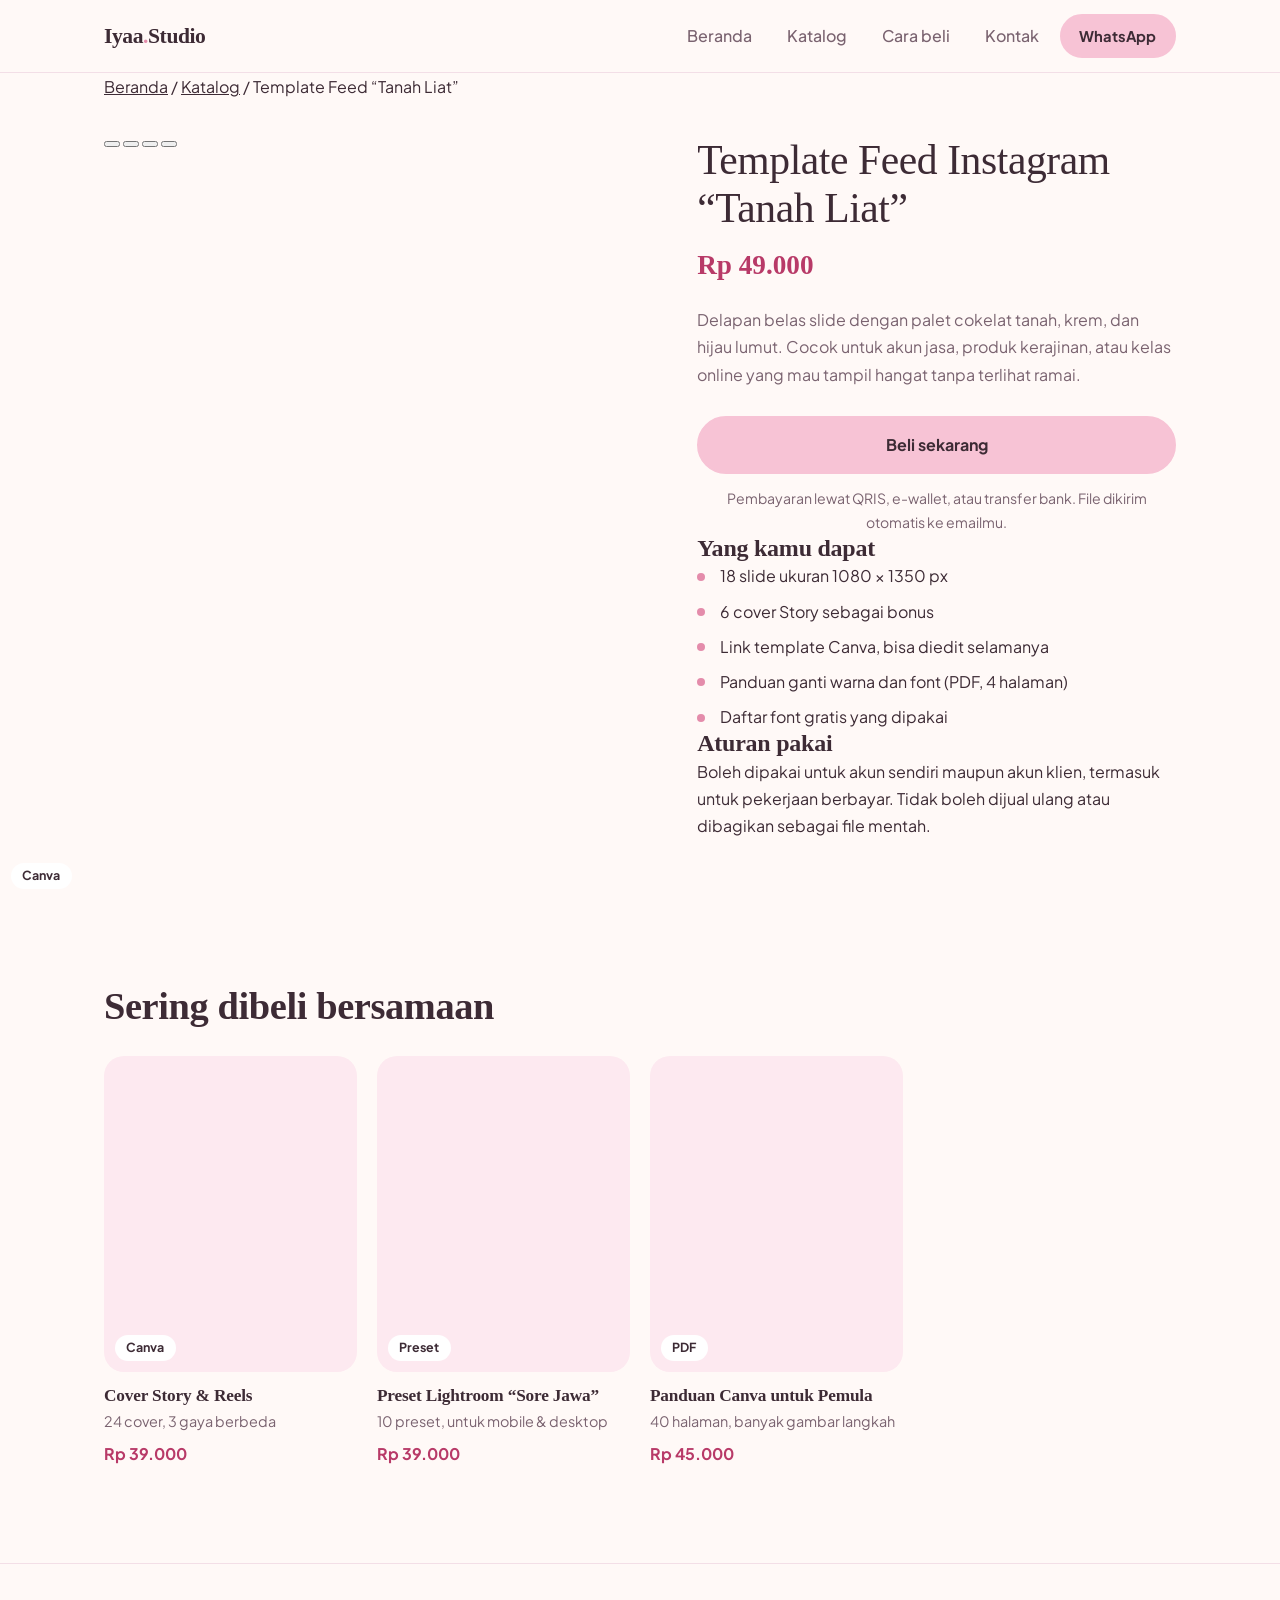
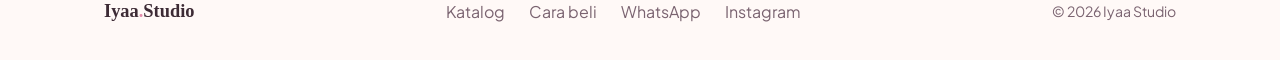
<file: produk.html>
<!DOCTYPE html>
<html lang="id">
<head>
  <meta charset="UTF-8">
  <meta name="viewport" content="width=device-width, initial-scale=1.0">
  <title>Template Feed Instagram “Tanah Liat” — Iyaa Studio</title>
  <meta name="description" content="18 slide template Canva bertema warna hangat untuk feed Instagram.">

  <link rel="preconnect" href="https://fonts.googleapis.com">
  <link rel="preconnect" href="https://fonts.gstatic.com" crossorigin>
  <link href="https://fonts.googleapis.com/css2?family=Bricolage+Grotesque:opsz,wght@12..96,700;12..96,800&family=Plus+Jakarta+Sans:wght@400;500;700&display=swap" rel="stylesheet">

  <link rel="stylesheet" href="style.css">
</head>
<body>

  <a class="skip-link" href="#utama">Lompat ke konten</a>

  <header class="situs-header">
    <div class="wadah header-isi">
      <a href="index.html" class="logo">Iyaa<span class="logo-titik">.</span>Studio</a>

      <button class="nav-toggle" id="navToggle" aria-expanded="false" aria-controls="navUtama">
        <span class="nav-toggle-garis"></span>
        <span class="nav-toggle-label">Menu</span>
      </button>

      <nav class="nav" id="navUtama" aria-label="Navigasi utama">
        <a href="index.html" class="nav-tautan">Beranda</a>
        <a href="katalog.html" class="nav-tautan">Katalog</a>
        <a href="index.html#cara-beli" class="nav-tautan">Cara beli</a>
        <a href="index.html#kontak" class="nav-tautan">Kontak</a>
        <a href="https://wa.me/6281234567890" class="tombol tombol-kecil">WhatsApp</a>
      </nav>
    </div>
  </header>

  <main id="utama">

    <div class="wadah">
      <nav class="remah" aria-label="Jejak halaman">
        <a href="index.html">Beranda</a>
        <span class="remah-pisah">/</span>
        <a href="katalog.html">Katalog</a>
        <span class="remah-pisah">/</span>
        <span class="remah-kini">Template Feed “Tanah Liat”</span>
      </nav>
    </div>

    <!-- ============ DETAIL PRODUK ============ -->
    <section class="bagian bagian-rapat">
      <div class="wadah detail">

        <!-- Kolom kiri: pratinjau -->
        <div class="pratinjau">
          <div class="pratinjau-utama gambar-a" id="pratinjauUtama">
            <!-- Ganti isi div ini dengan: <img src="img/tanah-liat-1.jpg" alt="Pratinjau template 1"> -->
            <span class="produk-tipe">Canva</span>
          </div>

          <div class="pratinjau-mini" role="group" aria-label="Pilih gambar pratinjau">
            <button class="mini mini-aktif gambar-a" data-mini aria-label="Pratinjau 1"></button>
            <button class="mini gambar-c" data-mini aria-label="Pratinjau 2"></button>
            <button class="mini gambar-f" data-mini aria-label="Pratinjau 3"></button>
            <button class="mini gambar-i" data-mini aria-label="Pratinjau 4"></button>
          </div>
        </div>

        <!-- Kolom kanan: informasi & tombol beli -->
        <div class="detail-info">
          <h1 class="detail-judul">Template Feed Instagram “Tanah Liat”</h1>
          <p class="detail-harga">Rp 49.000</p>

          <p class="detail-teks">
            Delapan belas slide dengan palet cokelat tanah, krem, dan hijau lumut.
            Cocok untuk akun jasa, produk kerajinan, atau kelas online yang mau
            tampil hangat tanpa terlihat ramai.
          </p>

          <a href="https://lynk.id/username/produk" class="tombol tombol-lebar">Beli sekarang</a>
          <p class="detail-catatan">Pembayaran lewat QRIS, e-wallet, atau transfer bank. File dikirim otomatis ke emailmu.</p>

          <div class="isi-paket">
            <h2 class="isi-judul">Yang kamu dapat</h2>
            <ul class="isi-daftar">
              <li>18 slide ukuran 1080 × 1350 px</li>
              <li>6 cover Story sebagai bonus</li>
              <li>Link template Canva, bisa diedit selamanya</li>
              <li>Panduan ganti warna dan font (PDF, 4 halaman)</li>
              <li>Daftar font gratis yang dipakai</li>
            </ul>
          </div>

          <div class="lisensi">
            <h2 class="isi-judul">Aturan pakai</h2>
            <p class="lisensi-teks">
              Boleh dipakai untuk akun sendiri maupun akun klien, termasuk untuk
              pekerjaan berbayar. Tidak boleh dijual ulang atau dibagikan sebagai
              file mentah.
            </p>
          </div>
        </div>

      </div>
    </section>

    <!-- ============ PRODUK LAIN ============ -->
    <section class="bagian">
      <div class="wadah">
        <h2 class="bagian-judul">Sering dibeli bersamaan</h2>

        <div class="produk-kisi">

          <article class="produk">
            <a href="produk.html" class="produk-tautan">
              <div class="produk-gambar gambar-i">
                <span class="produk-tipe">Canva</span>
              </div>
              <h3 class="produk-nama">Cover Story &amp; Reels</h3>
            </a>
            <p class="produk-catatan">24 cover, 3 gaya berbeda</p>
            <p class="produk-harga">Rp 39.000</p>
          </article>

          <article class="produk">
            <a href="produk.html" class="produk-tautan">
              <div class="produk-gambar gambar-c">
                <span class="produk-tipe">Preset</span>
              </div>
              <h3 class="produk-nama">Preset Lightroom “Sore Jawa”</h3>
            </a>
            <p class="produk-catatan">10 preset, untuk mobile &amp; desktop</p>
            <p class="produk-harga">Rp 39.000</p>
          </article>

          <article class="produk">
            <a href="produk.html" class="produk-tautan">
              <div class="produk-gambar gambar-h">
                <span class="produk-tipe">PDF</span>
              </div>
              <h3 class="produk-nama">Panduan Canva untuk Pemula</h3>
            </a>
            <p class="produk-catatan">40 halaman, banyak gambar langkah</p>
            <p class="produk-harga">Rp 45.000</p>
          </article>

        </div>
      </div>
    </section>

  </main>

  <footer class="situs-footer">
    <div class="wadah footer-isi">
      <p class="footer-logo">Iyaa<span class="logo-titik">.</span>Studio</p>
      <nav class="footer-nav" aria-label="Navigasi footer">
        <a href="katalog.html">Katalog</a>
        <a href="index.html#cara-beli">Cara beli</a>
        <a href="https://wa.me/6288975027545">WhatsApp</a>
        <a href="https://www.instagram.com/iyaastudiooo?stkn=MWNoOGJzY2Y5dmVoMQ%3D%3D&utm_source=qr">Instagram</a>
      </nav>
      <p class="footer-hak">© 2026 Iyaa Studio</p>
    </div>
  </footer>

  <script src="script.js"></script>
</body>
</html>
</file>
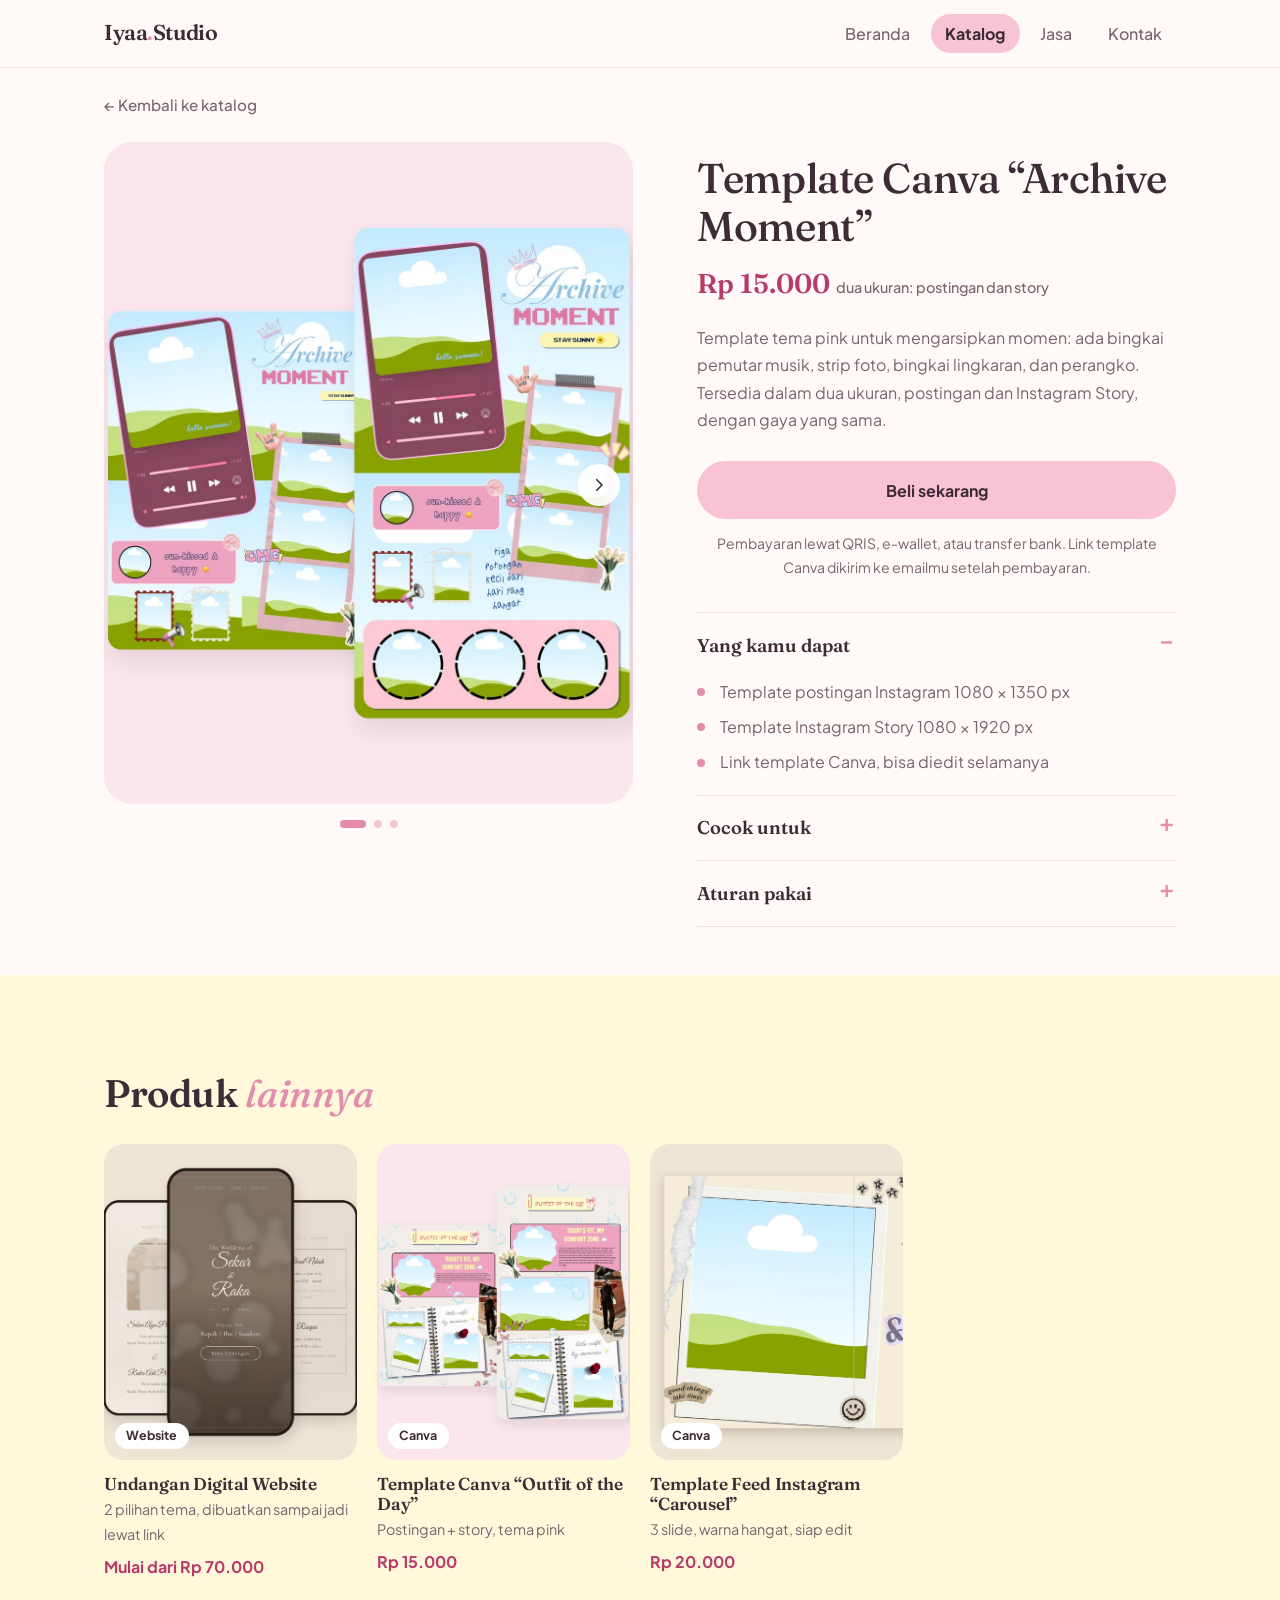
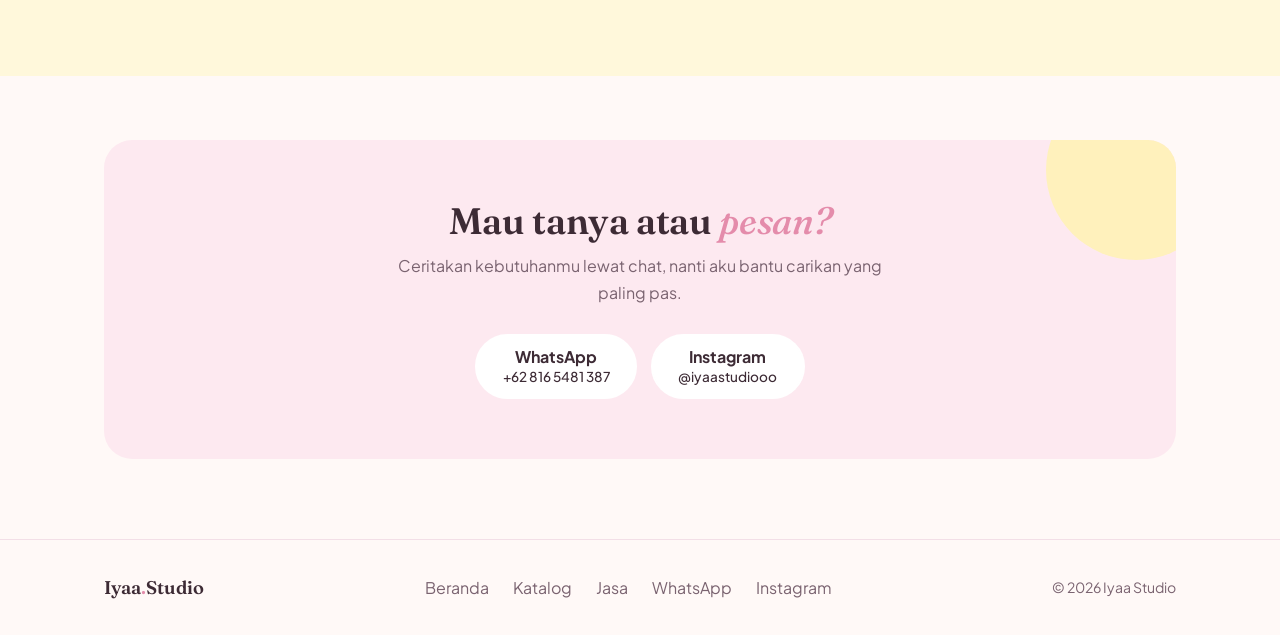
<file: template-archive-moment.html>
<!DOCTYPE html>
<html lang="id">
<head>
  <meta charset="UTF-8">
  <meta name="viewport" content="width=device-width, initial-scale=1.0">
  <title>Template Canva “Archive Moment” — Iyaa Studio</title>
  <meta name="description" content="Template Canva tema pink untuk postingan dan story Instagram: pemutar musik, strip foto, dan perangko.">

  <link rel="preconnect" href="https://fonts.googleapis.com">
  <link rel="preconnect" href="https://fonts.gstatic.com" crossorigin>
  <link href="https://fonts.googleapis.com/css2?family=Fraunces:ital,opsz,wght@0,9..144,500;0,9..144,600;1,9..144,500&family=Plus+Jakarta+Sans:wght@400;500;700&display=swap" rel="stylesheet">

  <link rel="stylesheet" href="style.css">
</head>
<body>

  <a class="skip-link" href="#utama">Lompat ke konten</a>

  <header class="situs-header">
    <div class="wadah header-isi">
      <a href="index.html" class="logo">Iyaa<span class="logo-titik">.</span>Studio</a>

      <button class="nav-toggle" id="navToggle" aria-expanded="false" aria-controls="navUtama">
        <span class="nav-toggle-garis"></span>
        <span class="nav-toggle-label">Menu</span>
      </button>

      <nav class="nav" id="navUtama" aria-label="Navigasi utama">
        <a href="index.html" class="nav-tautan">Beranda</a>
        <a href="katalog.html" class="nav-tautan nav-aktif">Katalog</a>
        <a href="jasa.html" class="nav-tautan">Jasa</a>
        <a href="#kontak" class="nav-tautan">Kontak</a>
      </nav>
    </div>
  </header>

  <main id="utama">

    <div class="wadah">
      <a href="katalog.html" class="kembali">← Kembali ke katalog</a>
    </div>

    <!-- ============ DETAIL PRODUK ============ -->
    <section class="bagian bagian-rapat">
      <div class="wadah detail">

        <!-- Galeri: geser gambarnya langsung (jari, trackpad, atau tarik dengan mouse) -->
        <div class="galeri" data-galeri>
          <div class="galeri-jalur" tabindex="0" role="region" aria-label="Galeri gambar produk, geser ke kiri atau kanan">
            <div class="galeri-slide"><img src="asset/archive-moment-1.jpg" alt="Template Archive Moment versi postingan dan story, tema pink"></div>
            <div class="galeri-slide"><img src="asset/archive-moment-2.jpg" alt="Template Archive Moment versi postingan Instagram" loading="lazy"></div>
            <div class="galeri-slide"><img src="asset/archive-moment-3.jpg" alt="Template Archive Moment versi Instagram Story" loading="lazy"></div>
          </div>
          <button class="galeri-panah galeri-prev" aria-label="Gambar sebelumnya" disabled><svg width="18" height="18" viewBox="0 0 24 24" fill="none" stroke="currentColor" stroke-width="2.2" stroke-linecap="round" stroke-linejoin="round" aria-hidden="true"><path d="m15 5-7 7 7 7"/></svg></button>
          <button class="galeri-panah galeri-next" aria-label="Gambar berikutnya"><svg width="18" height="18" viewBox="0 0 24 24" fill="none" stroke="currentColor" stroke-width="2.2" stroke-linecap="round" stroke-linejoin="round" aria-hidden="true"><path d="m9 5 7 7-7 7"/></svg></button>
          <div class="galeri-titik"><button class="titik titik-aktif" aria-label="Gambar 1: postingan dan story"></button><button class="titik" aria-label="Gambar 2: versi postingan"></button><button class="titik" aria-label="Gambar 3: versi story"></button></div>
        </div>

        <!-- Kolom kanan: informasi & tombol beli -->
        <div class="detail-info">
          <h1 class="detail-judul">Template Canva “Archive Moment”</h1>
          <p class="detail-harga">Rp 15.000 <span class="detail-harga-ket">dua ukuran: postingan dan story</span></p>
          <p class="detail-teks">
            Template tema pink untuk mengarsipkan momen: ada bingkai pemutar musik,
            strip foto, bingkai lingkaran, dan perangko. Tersedia dalam dua ukuran,
            postingan dan Instagram Story, dengan gaya yang sama.
          </p>

          <!-- GANTI href dengan link checkout dari Mayar / Lynk.id -->
          <a href="https://lynk.id/username/archive-moment" class="tombol tombol-lebar">Beli sekarang</a>
          <p class="detail-catatan">Pembayaran lewat QRIS, e-wallet, atau transfer bank. Link template Canva dikirim ke emailmu setelah pembayaran.</p>

          <div class="lipat-kelompok">
            <details class="lipat" open>
              <summary class="lipat-judul">Yang kamu dapat</summary>
              <div class="lipat-isi"><ul class="isi-daftar"><li>Template postingan Instagram 1080 × 1350 px</li><li>Template Instagram Story 1080 × 1920 px</li><li>Link template Canva, bisa diedit selamanya</li></ul></div>
            </details>
            <details class="lipat">
              <summary class="lipat-judul">Cocok untuk</summary>
              <div class="lipat-isi"><ul class="isi-daftar"><li>Dump foto dan kenangan</li><li>Akun pribadi</li><li>Konten musik atau playlist</li></ul></div>
            </details>
            <details class="lipat">
              <summary class="lipat-judul">Aturan pakai</summary>
              <div class="lipat-isi"><p>Boleh dipakai untuk akun sendiri maupun akun klien, termasuk untuk pekerjaan berbayar. Tidak boleh dijual ulang atau dibagikan sebagai file mentah.</p></div>
            </details>
          </div>
        </div>

      </div>
    </section>

    <!-- ============ PRODUK LAIN ============ -->
    <section class="bagian bagian-lembut">
      <div class="wadah">
        <h2 class="bagian-judul">Produk <span class="judul-miring">lainnya</span></h2>
        <div class="produk-kisi">
          <article class="produk">
            <a href="template-undangan.html" class="produk-tautan">
              <div class="produk-gambar">
                <img src="asset/undangan-1.jpg" alt="Undangan digital website tampil di layar HP" loading="lazy">
                <span class="produk-tipe">Website</span>
              </div>
              <h3 class="produk-nama">Undangan Digital Website</h3>
            </a>
            <p class="produk-catatan">2 pilihan tema, dibuatkan sampai jadi lewat link</p>
            <p class="produk-harga">Mulai dari Rp 70.000</p>
          </article>
          <article class="produk">
            <a href="template-ootd.html" class="produk-tautan">
              <div class="produk-gambar">
                <img src="asset/ootd-1.jpg" alt="Template Outfit of the Day versi postingan dan story, tema pink" loading="lazy">
                <span class="produk-tipe">Canva</span>
              </div>
              <h3 class="produk-nama">Template Canva “Outfit of the Day”</h3>
            </a>
            <p class="produk-catatan">Postingan + story, tema pink</p>
            <p class="produk-harga">Rp 15.000</p>
          </article>
          <article class="produk">
            <a href="template-carousel.html" class="produk-tautan">
              <div class="produk-gambar">
                <img src="asset/scrapbook-4.jpg" alt="Template feed Instagram Carousel, tiga slide menyambung" loading="lazy">
                <span class="produk-tipe">Canva</span>
              </div>
              <h3 class="produk-nama">Template Feed Instagram “Carousel”</h3>
            </a>
            <p class="produk-catatan">3 slide, warna hangat, siap edit</p>
            <p class="produk-harga">Rp 20.000</p>
          </article>
        </div>
      </div>
    </section>

    <!-- ============ KONTAK ============ -->
    <section class="kontak" id="kontak">
      <div class="wadah">
        <div class="kontak-kotak">
          <h2 class="kontak-judul">Mau tanya atau <span class="judul-miring">pesan?</span></h2>
          <p class="kontak-teks">Ceritakan kebutuhanmu lewat chat, nanti aku bantu carikan yang paling pas.</p>
          <div class="kontak-aksi">
            <a href="https://wa.me/628165481387" class="tombol tombol-putih">WhatsApp<span class="kontak-nomor">+62 816 5481 387</span></a>
            <a href="https://www.instagram.com/iyaastudiooo" class="tombol tombol-putih">Instagram<span class="kontak-nomor">@iyaastudiooo</span></a>
          </div>
        </div>
      </div>
    </section>

  </main>

  <footer class="situs-footer">
    <div class="wadah footer-isi">
      <p class="footer-logo">Iyaa<span class="logo-titik">.</span>Studio</p>
      <nav class="footer-nav" aria-label="Navigasi footer">
        <a href="index.html">Beranda</a>
        <a href="katalog.html">Katalog</a>
        <a href="jasa.html">Jasa</a>
        <a href="https://wa.me/628165481387">WhatsApp</a>
        <a href="https://www.instagram.com/iyaastudiooo">Instagram</a>
      </nav>
      <p class="footer-hak">© 2026 Iyaa Studio</p>
    </div>
  </footer>

  <script src="script.js"></script>
</body>
</html>
</file>
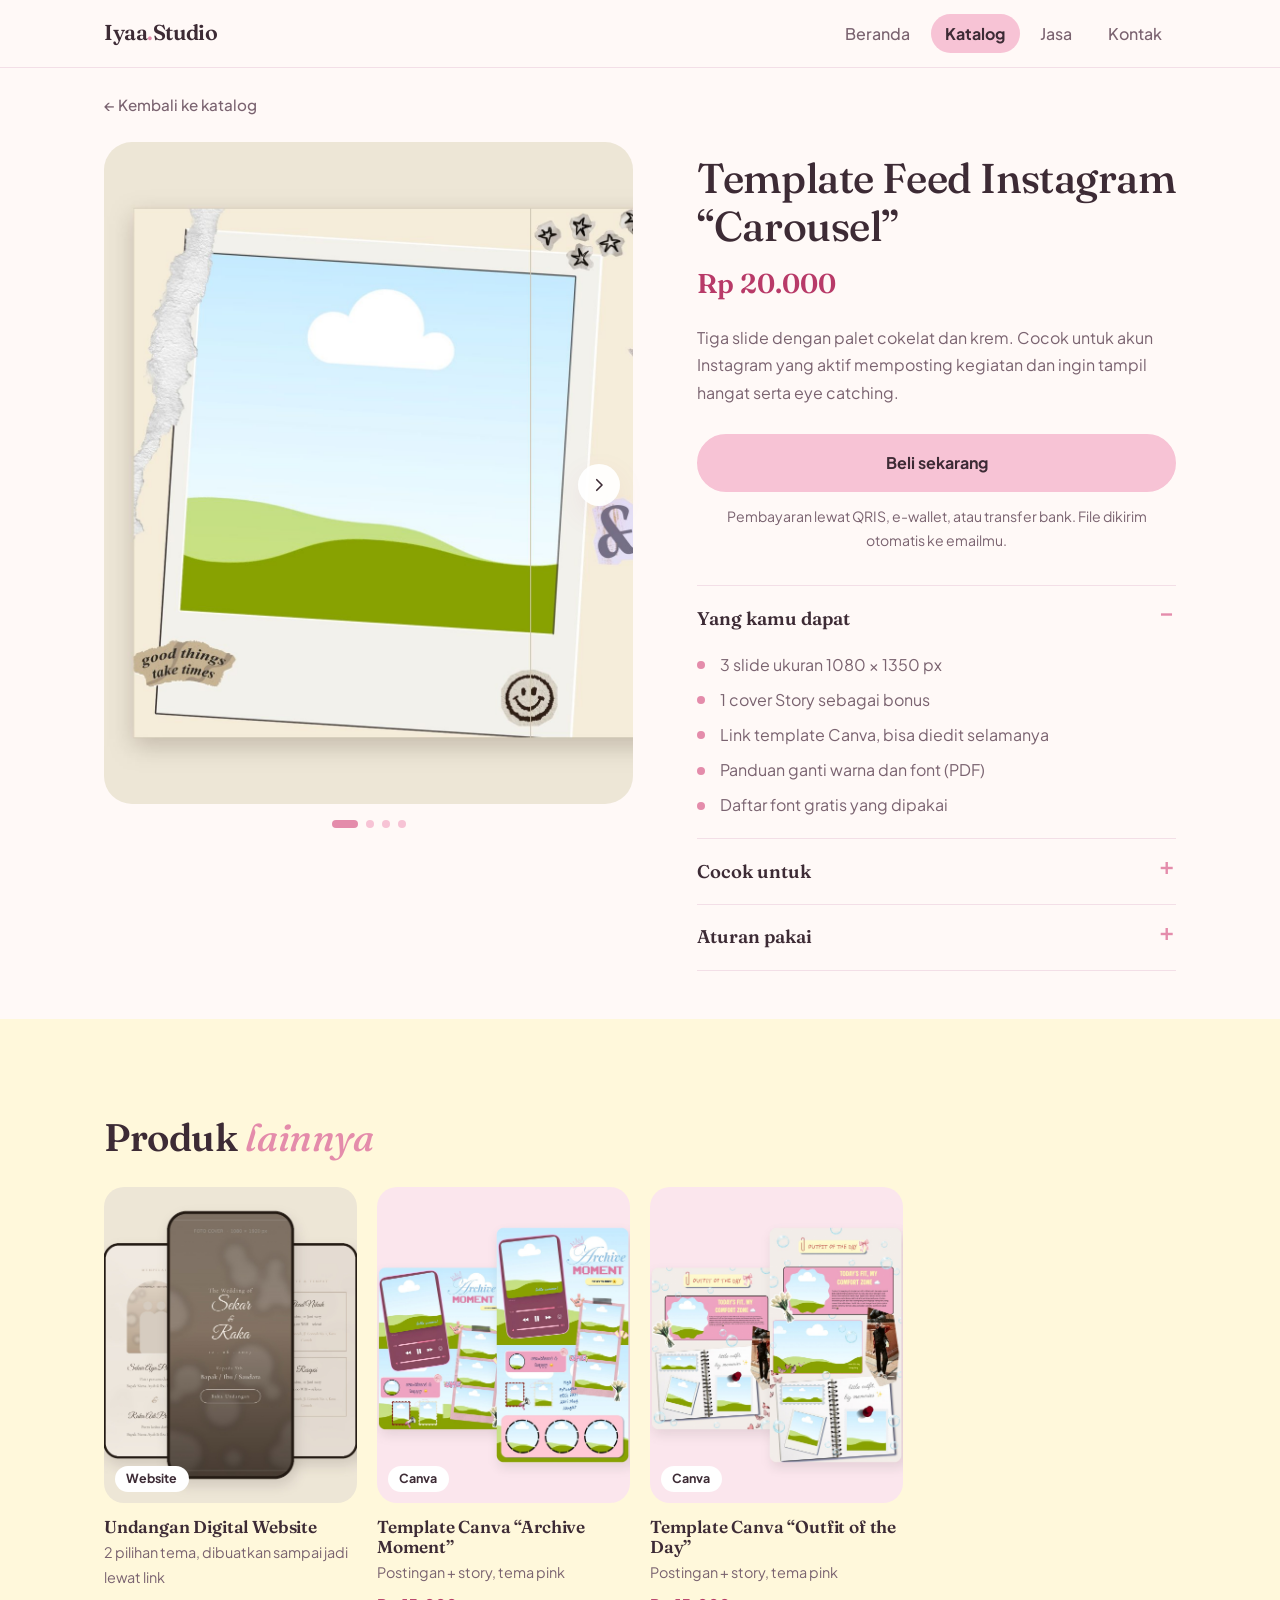
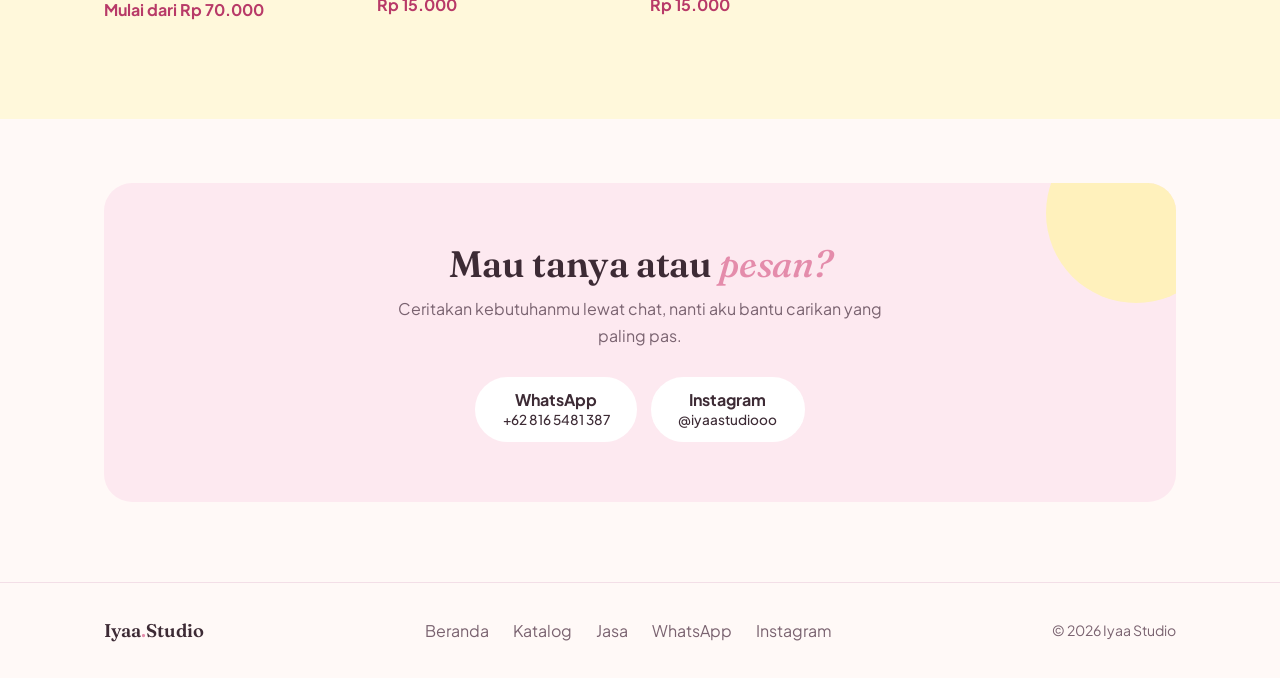
<file: template-carousel.html>
<!DOCTYPE html>
<html lang="id">
<head>
  <meta charset="UTF-8">
  <meta name="viewport" content="width=device-width, initial-scale=1.0">
  <title>Template Feed Instagram “Carousel” — Iyaa Studio</title>
  <meta name="description" content="Template feed Instagram 3 slide berpalet cokelat dan krem, siap diedit di Canva.">

  <link rel="preconnect" href="https://fonts.googleapis.com">
  <link rel="preconnect" href="https://fonts.gstatic.com" crossorigin>
  <link href="https://fonts.googleapis.com/css2?family=Fraunces:ital,opsz,wght@0,9..144,500;0,9..144,600;1,9..144,500&family=Plus+Jakarta+Sans:wght@400;500;700&display=swap" rel="stylesheet">

  <link rel="stylesheet" href="style.css">
</head>
<body>

  <a class="skip-link" href="#utama">Lompat ke konten</a>

  <header class="situs-header">
    <div class="wadah header-isi">
      <a href="index.html" class="logo">Iyaa<span class="logo-titik">.</span>Studio</a>

      <button class="nav-toggle" id="navToggle" aria-expanded="false" aria-controls="navUtama">
        <span class="nav-toggle-garis"></span>
        <span class="nav-toggle-label">Menu</span>
      </button>

      <nav class="nav" id="navUtama" aria-label="Navigasi utama">
        <a href="index.html" class="nav-tautan">Beranda</a>
        <a href="katalog.html" class="nav-tautan nav-aktif">Katalog</a>
        <a href="jasa.html" class="nav-tautan">Jasa</a>
        <a href="#kontak" class="nav-tautan">Kontak</a>
      </nav>
    </div>
  </header>

  <main id="utama">

    <div class="wadah">
      <a href="katalog.html" class="kembali">← Kembali ke katalog</a>
    </div>

    <!-- ============ DETAIL PRODUK ============ -->
    <section class="bagian bagian-rapat">
      <div class="wadah detail">

        <!-- Galeri: geser gambarnya langsung (jari, trackpad, atau tarik dengan mouse) -->
        <div class="galeri" data-galeri>
          <div class="galeri-jalur" tabindex="0" role="region" aria-label="Galeri gambar produk, geser ke kiri atau kanan">
            <div class="galeri-slide"><img src="asset/scrapbook-4.jpg" alt="Template feed Instagram Carousel, tiga slide menyambung"></div>
            <div class="galeri-slide"><img src="asset/scrapbook-1.jpg" alt="Slide 1: bingkai polaroid dengan stiker" loading="lazy"></div>
            <div class="galeri-slide"><img src="asset/scrapbook-2.jpg" alt="Slide 2: bingkai bintang dan kertas sobek" loading="lazy"></div>
            <div class="galeri-slide"><img src="asset/scrapbook-3.jpg" alt="Slide 3: bintang besar dan kamera" loading="lazy"></div>
          </div>
          <button class="galeri-panah galeri-prev" aria-label="Gambar sebelumnya" disabled><svg width="18" height="18" viewBox="0 0 24 24" fill="none" stroke="currentColor" stroke-width="2.2" stroke-linecap="round" stroke-linejoin="round" aria-hidden="true"><path d="m15 5-7 7 7 7"/></svg></button>
          <button class="galeri-panah galeri-next" aria-label="Gambar berikutnya"><svg width="18" height="18" viewBox="0 0 24 24" fill="none" stroke="currentColor" stroke-width="2.2" stroke-linecap="round" stroke-linejoin="round" aria-hidden="true"><path d="m9 5 7 7-7 7"/></svg></button>
          <div class="galeri-titik"><button class="titik titik-aktif" aria-label="Gambar 1: tiga slide menyambung"></button><button class="titik" aria-label="Gambar 2: slide 1"></button><button class="titik" aria-label="Gambar 3: slide 2"></button><button class="titik" aria-label="Gambar 4: slide 3"></button></div>
        </div>

        <!-- Kolom kanan: informasi & tombol beli -->
        <div class="detail-info">
          <h1 class="detail-judul">Template Feed Instagram “Carousel”</h1>
          <p class="detail-harga">Rp 20.000</p>
          <p class="detail-teks">
            Tiga slide dengan palet cokelat dan krem. Cocok untuk akun Instagram
            yang aktif memposting kegiatan dan ingin tampil hangat serta eye catching.
          </p>

          <!-- GANTI href dengan link checkout dari Mayar / Lynk.id -->
          <a href="https://lynk.id/username/carousel" class="tombol tombol-lebar">Beli sekarang</a>
          <p class="detail-catatan">Pembayaran lewat QRIS, e-wallet, atau transfer bank. File dikirim otomatis ke emailmu.</p>

          <div class="lipat-kelompok">
            <details class="lipat" open>
              <summary class="lipat-judul">Yang kamu dapat</summary>
              <div class="lipat-isi"><ul class="isi-daftar"><li>3 slide ukuran 1080 × 1350 px</li><li>1 cover Story sebagai bonus</li><li>Link template Canva, bisa diedit selamanya</li><li>Panduan ganti warna dan font (PDF)</li><li>Daftar font gratis yang dipakai</li></ul></div>
            </details>
            <details class="lipat">
              <summary class="lipat-judul">Cocok untuk</summary>
              <div class="lipat-isi"><ul class="isi-daftar"><li>Akun pribadi</li><li>Selebgram</li><li>Konten kreator</li></ul></div>
            </details>
            <details class="lipat">
              <summary class="lipat-judul">Aturan pakai</summary>
              <div class="lipat-isi"><p>Boleh dipakai untuk akun sendiri maupun akun klien, termasuk untuk pekerjaan berbayar. Tidak boleh dijual ulang atau dibagikan sebagai file mentah.</p></div>
            </details>
          </div>
        </div>

      </div>
    </section>

    <!-- ============ PRODUK LAIN ============ -->
    <section class="bagian bagian-lembut">
      <div class="wadah">
        <h2 class="bagian-judul">Produk <span class="judul-miring">lainnya</span></h2>
        <div class="produk-kisi">
          <article class="produk">
            <a href="template-undangan.html" class="produk-tautan">
              <div class="produk-gambar">
                <img src="asset/undangan-1.jpg" alt="Undangan digital website tampil di layar HP" loading="lazy">
                <span class="produk-tipe">Website</span>
              </div>
              <h3 class="produk-nama">Undangan Digital Website</h3>
            </a>
            <p class="produk-catatan">2 pilihan tema, dibuatkan sampai jadi lewat link</p>
            <p class="produk-harga">Mulai dari Rp 70.000</p>
          </article>
          <article class="produk">
            <a href="template-archive-moment.html" class="produk-tautan">
              <div class="produk-gambar">
                <img src="asset/archive-moment-1.jpg" alt="Template Archive Moment versi postingan dan story, tema pink" loading="lazy">
                <span class="produk-tipe">Canva</span>
              </div>
              <h3 class="produk-nama">Template Canva “Archive Moment”</h3>
            </a>
            <p class="produk-catatan">Postingan + story, tema pink</p>
            <p class="produk-harga">Rp 15.000</p>
          </article>
          <article class="produk">
            <a href="template-ootd.html" class="produk-tautan">
              <div class="produk-gambar">
                <img src="asset/ootd-1.jpg" alt="Template Outfit of the Day versi postingan dan story, tema pink" loading="lazy">
                <span class="produk-tipe">Canva</span>
              </div>
              <h3 class="produk-nama">Template Canva “Outfit of the Day”</h3>
            </a>
            <p class="produk-catatan">Postingan + story, tema pink</p>
            <p class="produk-harga">Rp 15.000</p>
          </article>
        </div>
      </div>
    </section>

    <!-- ============ KONTAK ============ -->
    <section class="kontak" id="kontak">
      <div class="wadah">
        <div class="kontak-kotak">
          <h2 class="kontak-judul">Mau tanya atau <span class="judul-miring">pesan?</span></h2>
          <p class="kontak-teks">Ceritakan kebutuhanmu lewat chat, nanti aku bantu carikan yang paling pas.</p>
          <div class="kontak-aksi">
            <a href="https://wa.me/628165481387" class="tombol tombol-putih">WhatsApp<span class="kontak-nomor">+62 816 5481 387</span></a>
            <a href="https://www.instagram.com/iyaastudiooo" class="tombol tombol-putih">Instagram<span class="kontak-nomor">@iyaastudiooo</span></a>
          </div>
        </div>
      </div>
    </section>

  </main>

  <footer class="situs-footer">
    <div class="wadah footer-isi">
      <p class="footer-logo">Iyaa<span class="logo-titik">.</span>Studio</p>
      <nav class="footer-nav" aria-label="Navigasi footer">
        <a href="index.html">Beranda</a>
        <a href="katalog.html">Katalog</a>
        <a href="jasa.html">Jasa</a>
        <a href="https://wa.me/628165481387">WhatsApp</a>
        <a href="https://www.instagram.com/iyaastudiooo">Instagram</a>
      </nav>
      <p class="footer-hak">© 2026 Iyaa Studio</p>
    </div>
  </footer>

  <script src="script.js"></script>
</body>
</html>
</file>
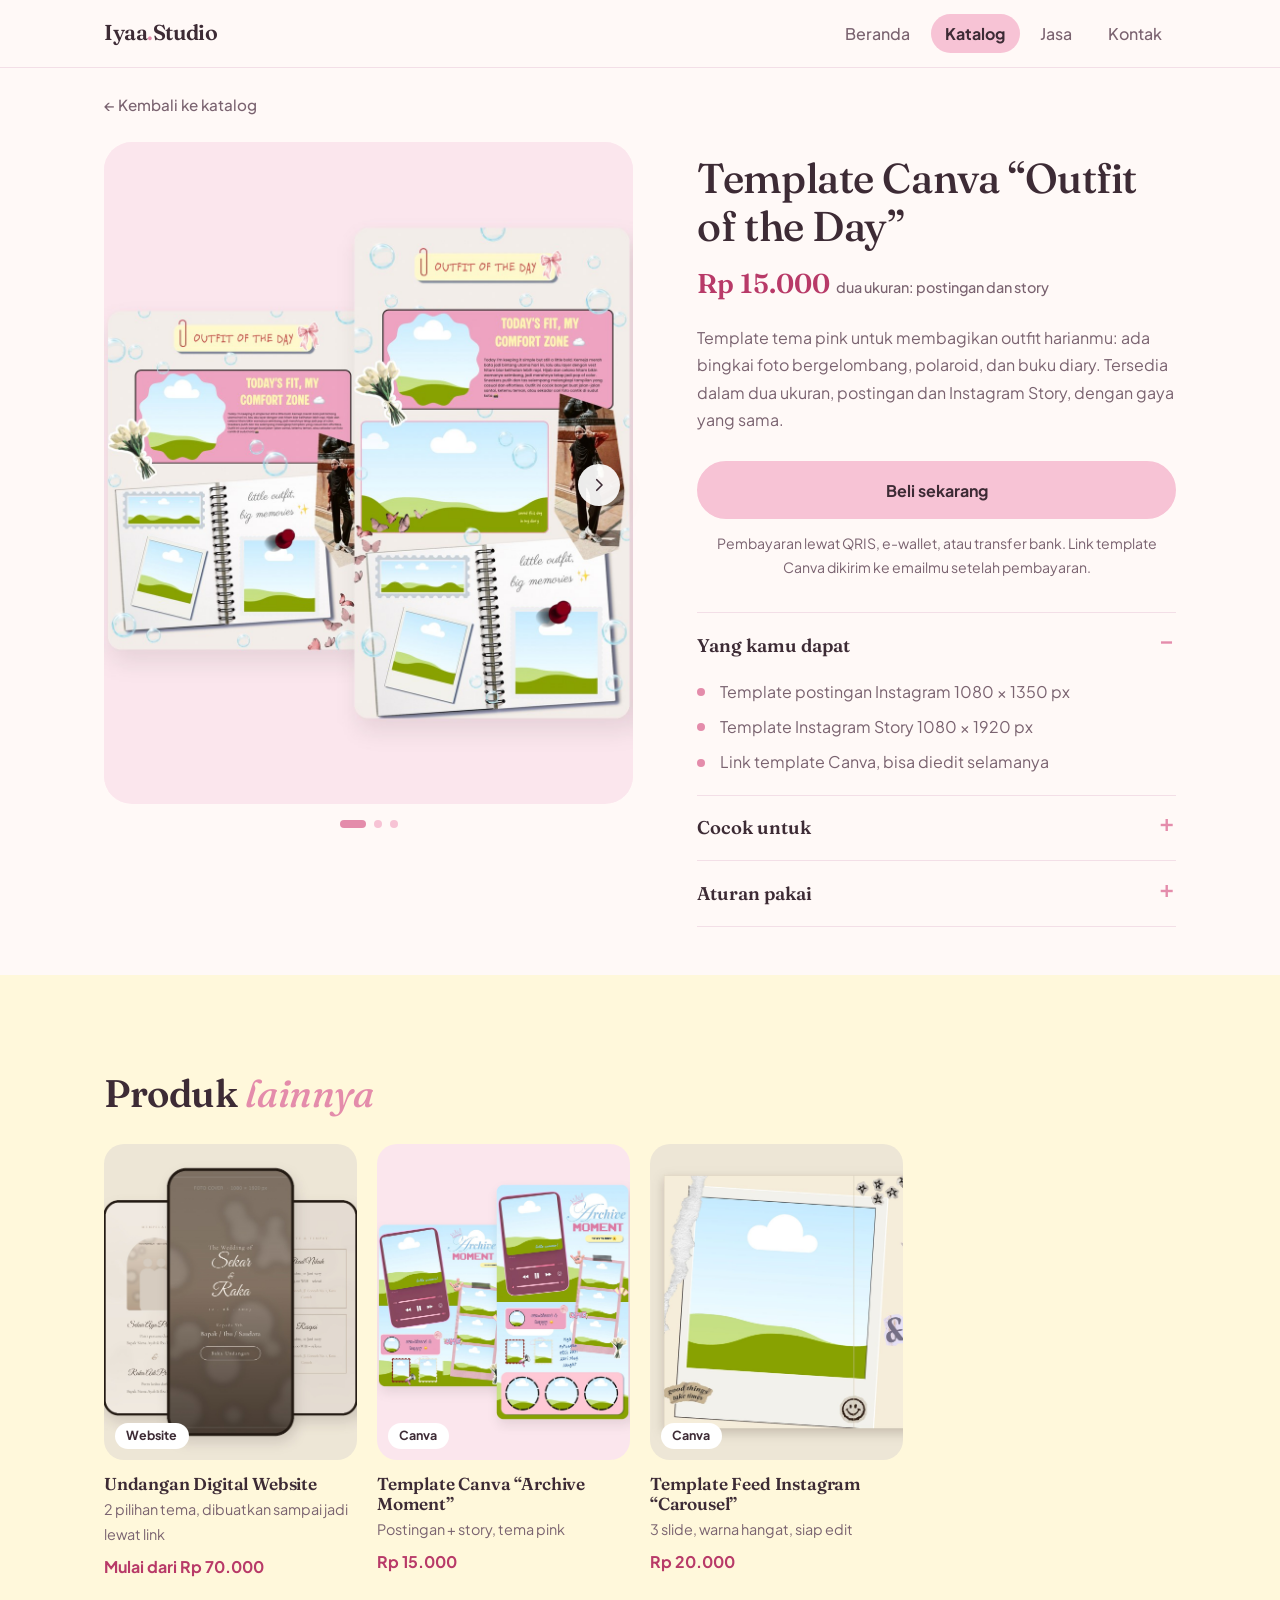
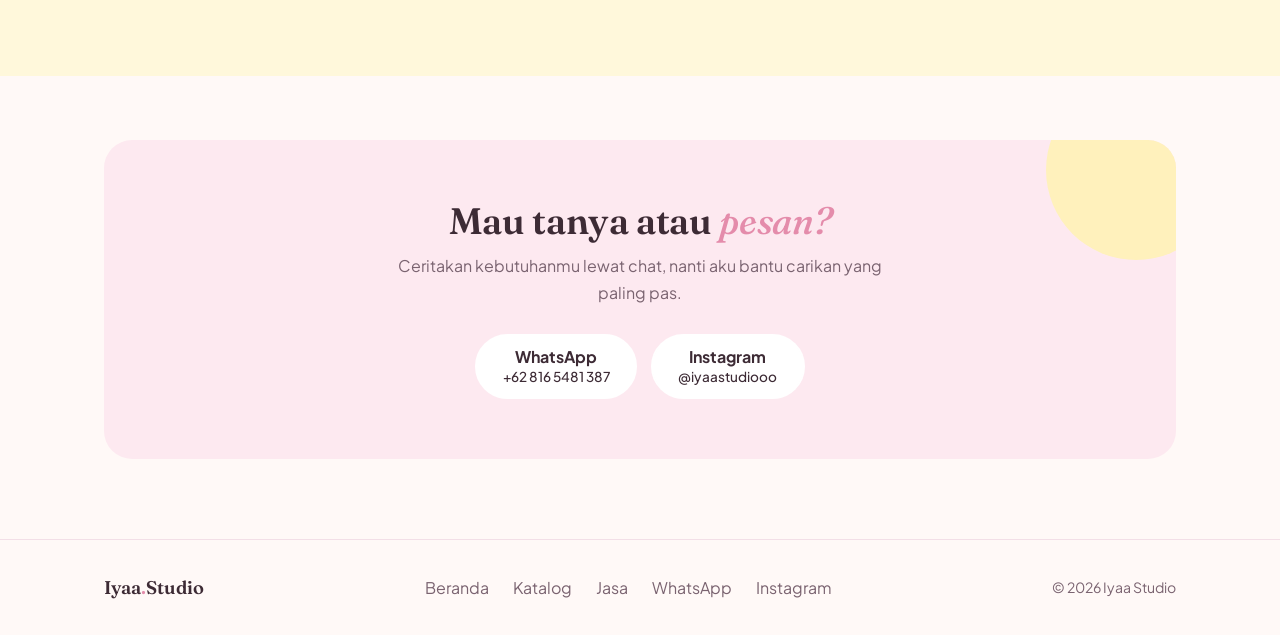
<file: template-ootd.html>
<!DOCTYPE html>
<html lang="id">
<head>
  <meta charset="UTF-8">
  <meta name="viewport" content="width=device-width, initial-scale=1.0">
  <title>Template Canva “Outfit of the Day” — Iyaa Studio</title>
  <meta name="description" content="Template Canva tema pink untuk postingan dan story OOTD Instagram: bingkai bergelombang, polaroid, dan buku diary.">

  <link rel="preconnect" href="https://fonts.googleapis.com">
  <link rel="preconnect" href="https://fonts.gstatic.com" crossorigin>
  <link href="https://fonts.googleapis.com/css2?family=Fraunces:ital,opsz,wght@0,9..144,500;0,9..144,600;1,9..144,500&family=Plus+Jakarta+Sans:wght@400;500;700&display=swap" rel="stylesheet">

  <link rel="stylesheet" href="style.css">
</head>
<body>

  <a class="skip-link" href="#utama">Lompat ke konten</a>

  <header class="situs-header">
    <div class="wadah header-isi">
      <a href="index.html" class="logo">Iyaa<span class="logo-titik">.</span>Studio</a>

      <button class="nav-toggle" id="navToggle" aria-expanded="false" aria-controls="navUtama">
        <span class="nav-toggle-garis"></span>
        <span class="nav-toggle-label">Menu</span>
      </button>

      <nav class="nav" id="navUtama" aria-label="Navigasi utama">
        <a href="index.html" class="nav-tautan">Beranda</a>
        <a href="katalog.html" class="nav-tautan nav-aktif">Katalog</a>
        <a href="jasa.html" class="nav-tautan">Jasa</a>
        <a href="#kontak" class="nav-tautan">Kontak</a>
      </nav>
    </div>
  </header>

  <main id="utama">

    <div class="wadah">
      <a href="katalog.html" class="kembali">← Kembali ke katalog</a>
    </div>

    <!-- ============ DETAIL PRODUK ============ -->
    <section class="bagian bagian-rapat">
      <div class="wadah detail">

        <!-- Galeri: geser gambarnya langsung (jari, trackpad, atau tarik dengan mouse) -->
        <div class="galeri" data-galeri>
          <div class="galeri-jalur" tabindex="0" role="region" aria-label="Galeri gambar produk, geser ke kiri atau kanan">
            <div class="galeri-slide"><img src="asset/ootd-1.jpg" alt="Template Outfit of the Day versi postingan dan story, tema pink"></div>
            <div class="galeri-slide"><img src="asset/ootd-2.jpg" alt="Template Outfit of the Day versi postingan Instagram" loading="lazy"></div>
            <div class="galeri-slide"><img src="asset/ootd-3.jpg" alt="Template Outfit of the Day versi Instagram Story" loading="lazy"></div>
          </div>
          <button class="galeri-panah galeri-prev" aria-label="Gambar sebelumnya" disabled><svg width="18" height="18" viewBox="0 0 24 24" fill="none" stroke="currentColor" stroke-width="2.2" stroke-linecap="round" stroke-linejoin="round" aria-hidden="true"><path d="m15 5-7 7 7 7"/></svg></button>
          <button class="galeri-panah galeri-next" aria-label="Gambar berikutnya"><svg width="18" height="18" viewBox="0 0 24 24" fill="none" stroke="currentColor" stroke-width="2.2" stroke-linecap="round" stroke-linejoin="round" aria-hidden="true"><path d="m9 5 7 7-7 7"/></svg></button>
          <div class="galeri-titik"><button class="titik titik-aktif" aria-label="Gambar 1: postingan dan story"></button><button class="titik" aria-label="Gambar 2: versi postingan"></button><button class="titik" aria-label="Gambar 3: versi story"></button></div>
        </div>

        <!-- Kolom kanan: informasi & tombol beli -->
        <div class="detail-info">
          <h1 class="detail-judul">Template Canva “Outfit of the Day”</h1>
          <p class="detail-harga">Rp 15.000 <span class="detail-harga-ket">dua ukuran: postingan dan story</span></p>
          <p class="detail-teks">
            Template tema pink untuk membagikan outfit harianmu: ada bingkai foto
            bergelombang, polaroid, dan buku diary. Tersedia dalam dua ukuran,
            postingan dan Instagram Story, dengan gaya yang sama.
          </p>

          <!-- GANTI href dengan link checkout dari Mayar / Lynk.id -->
          <a href="https://lynk.id/username/ootd" class="tombol tombol-lebar">Beli sekarang</a>
          <p class="detail-catatan">Pembayaran lewat QRIS, e-wallet, atau transfer bank. Link template Canva dikirim ke emailmu setelah pembayaran.</p>

          <div class="lipat-kelompok">
            <details class="lipat" open>
              <summary class="lipat-judul">Yang kamu dapat</summary>
              <div class="lipat-isi"><ul class="isi-daftar"><li>Template postingan Instagram 1080 × 1350 px</li><li>Template Instagram Story 1080 × 1920 px</li><li>Link template Canva, bisa diedit selamanya</li></ul></div>
            </details>
            <details class="lipat">
              <summary class="lipat-judul">Cocok untuk</summary>
              <div class="lipat-isi"><ul class="isi-daftar"><li>Konten OOTD harian</li><li>Akun fashion</li><li>Selebgram dan konten kreator</li></ul></div>
            </details>
            <details class="lipat">
              <summary class="lipat-judul">Aturan pakai</summary>
              <div class="lipat-isi"><p>Boleh dipakai untuk akun sendiri maupun akun klien, termasuk untuk pekerjaan berbayar. Tidak boleh dijual ulang atau dibagikan sebagai file mentah.</p></div>
            </details>
          </div>
        </div>

      </div>
    </section>

    <!-- ============ PRODUK LAIN ============ -->
    <section class="bagian bagian-lembut">
      <div class="wadah">
        <h2 class="bagian-judul">Produk <span class="judul-miring">lainnya</span></h2>
        <div class="produk-kisi">
          <article class="produk">
            <a href="template-undangan.html" class="produk-tautan">
              <div class="produk-gambar">
                <img src="asset/undangan-1.jpg" alt="Undangan digital website tampil di layar HP" loading="lazy">
                <span class="produk-tipe">Website</span>
              </div>
              <h3 class="produk-nama">Undangan Digital Website</h3>
            </a>
            <p class="produk-catatan">2 pilihan tema, dibuatkan sampai jadi lewat link</p>
            <p class="produk-harga">Mulai dari Rp 70.000</p>
          </article>
          <article class="produk">
            <a href="template-archive-moment.html" class="produk-tautan">
              <div class="produk-gambar">
                <img src="asset/archive-moment-1.jpg" alt="Template Archive Moment versi postingan dan story, tema pink" loading="lazy">
                <span class="produk-tipe">Canva</span>
              </div>
              <h3 class="produk-nama">Template Canva “Archive Moment”</h3>
            </a>
            <p class="produk-catatan">Postingan + story, tema pink</p>
            <p class="produk-harga">Rp 15.000</p>
          </article>
          <article class="produk">
            <a href="template-carousel.html" class="produk-tautan">
              <div class="produk-gambar">
                <img src="asset/scrapbook-4.jpg" alt="Template feed Instagram Carousel, tiga slide menyambung" loading="lazy">
                <span class="produk-tipe">Canva</span>
              </div>
              <h3 class="produk-nama">Template Feed Instagram “Carousel”</h3>
            </a>
            <p class="produk-catatan">3 slide, warna hangat, siap edit</p>
            <p class="produk-harga">Rp 20.000</p>
          </article>
        </div>
      </div>
    </section>

    <!-- ============ KONTAK ============ -->
    <section class="kontak" id="kontak">
      <div class="wadah">
        <div class="kontak-kotak">
          <h2 class="kontak-judul">Mau tanya atau <span class="judul-miring">pesan?</span></h2>
          <p class="kontak-teks">Ceritakan kebutuhanmu lewat chat, nanti aku bantu carikan yang paling pas.</p>
          <div class="kontak-aksi">
            <a href="https://wa.me/628165481387" class="tombol tombol-putih">WhatsApp<span class="kontak-nomor">+62 816 5481 387</span></a>
            <a href="https://www.instagram.com/iyaastudiooo" class="tombol tombol-putih">Instagram<span class="kontak-nomor">@iyaastudiooo</span></a>
          </div>
        </div>
      </div>
    </section>

  </main>

  <footer class="situs-footer">
    <div class="wadah footer-isi">
      <p class="footer-logo">Iyaa<span class="logo-titik">.</span>Studio</p>
      <nav class="footer-nav" aria-label="Navigasi footer">
        <a href="index.html">Beranda</a>
        <a href="katalog.html">Katalog</a>
        <a href="jasa.html">Jasa</a>
        <a href="https://wa.me/628165481387">WhatsApp</a>
        <a href="https://www.instagram.com/iyaastudiooo">Instagram</a>
      </nav>
      <p class="footer-hak">© 2026 Iyaa Studio</p>
    </div>
  </footer>

  <script src="script.js"></script>
</body>
</html>
</file>
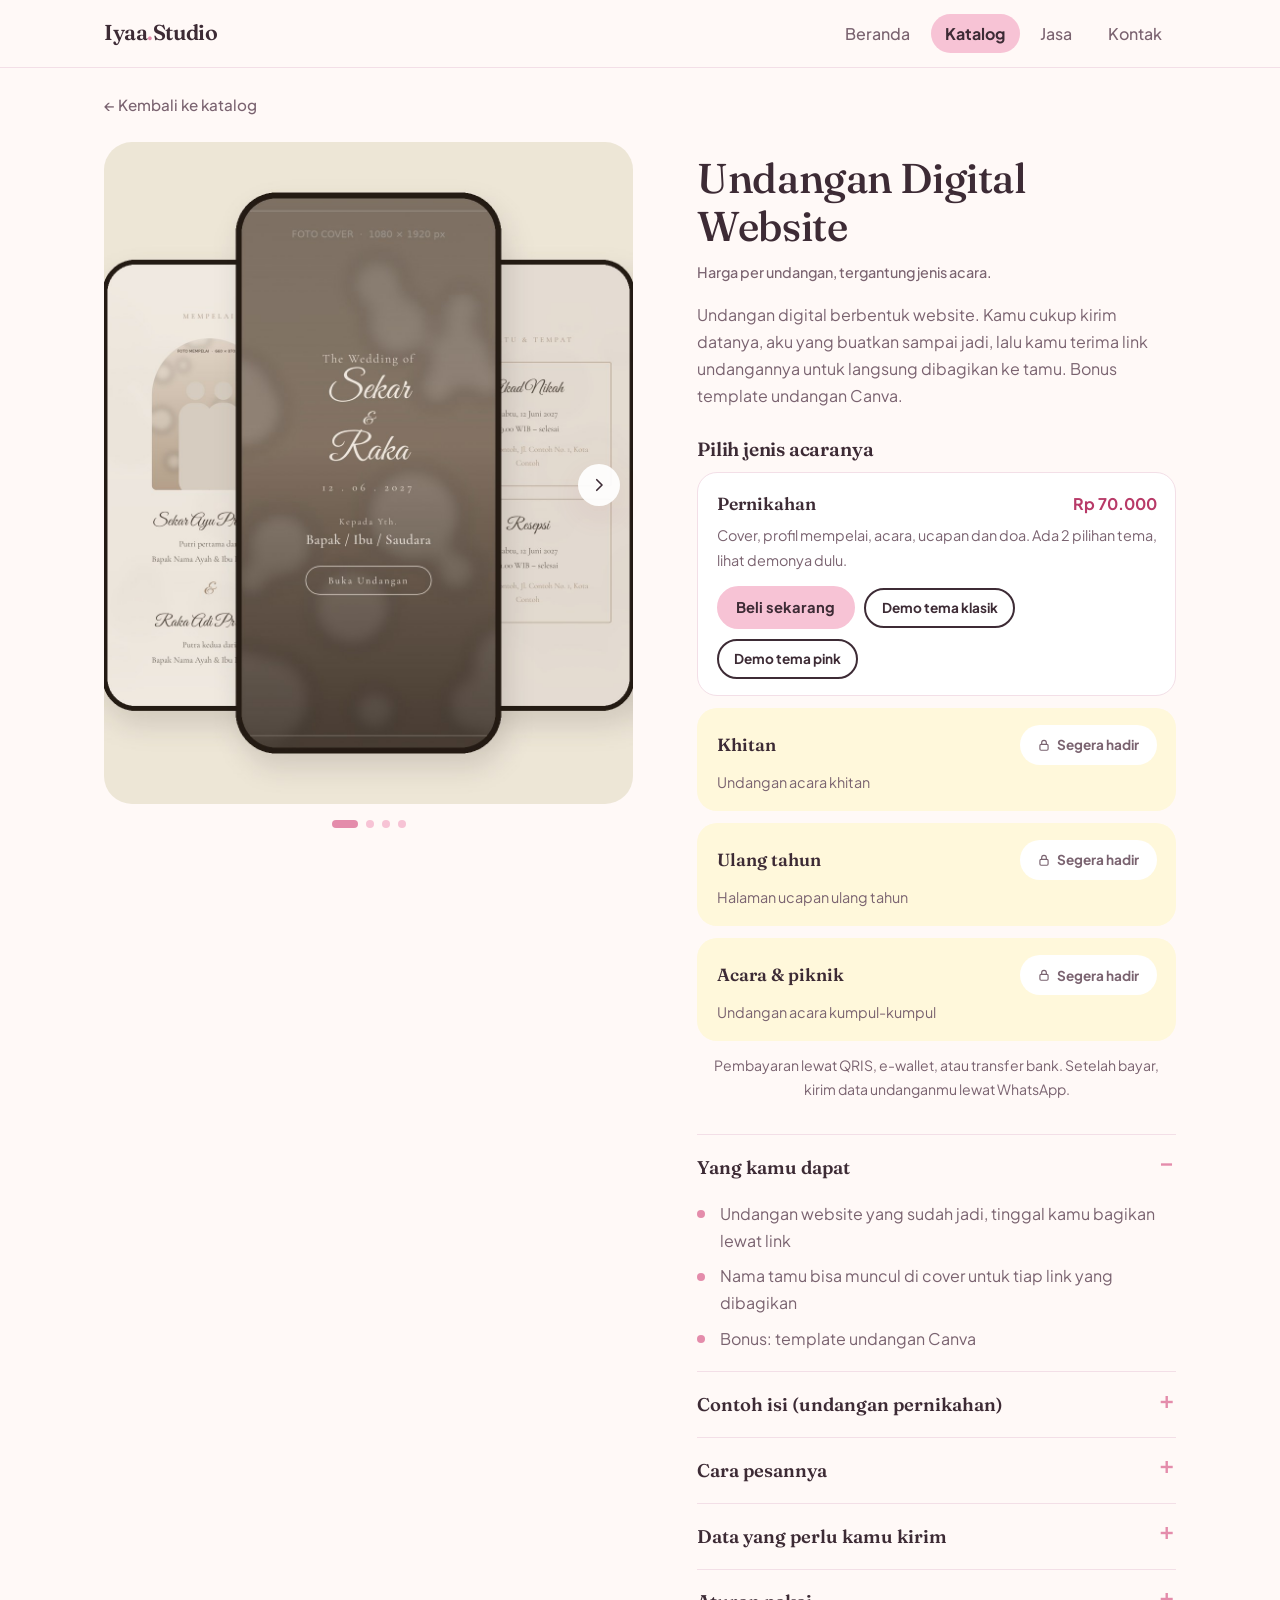
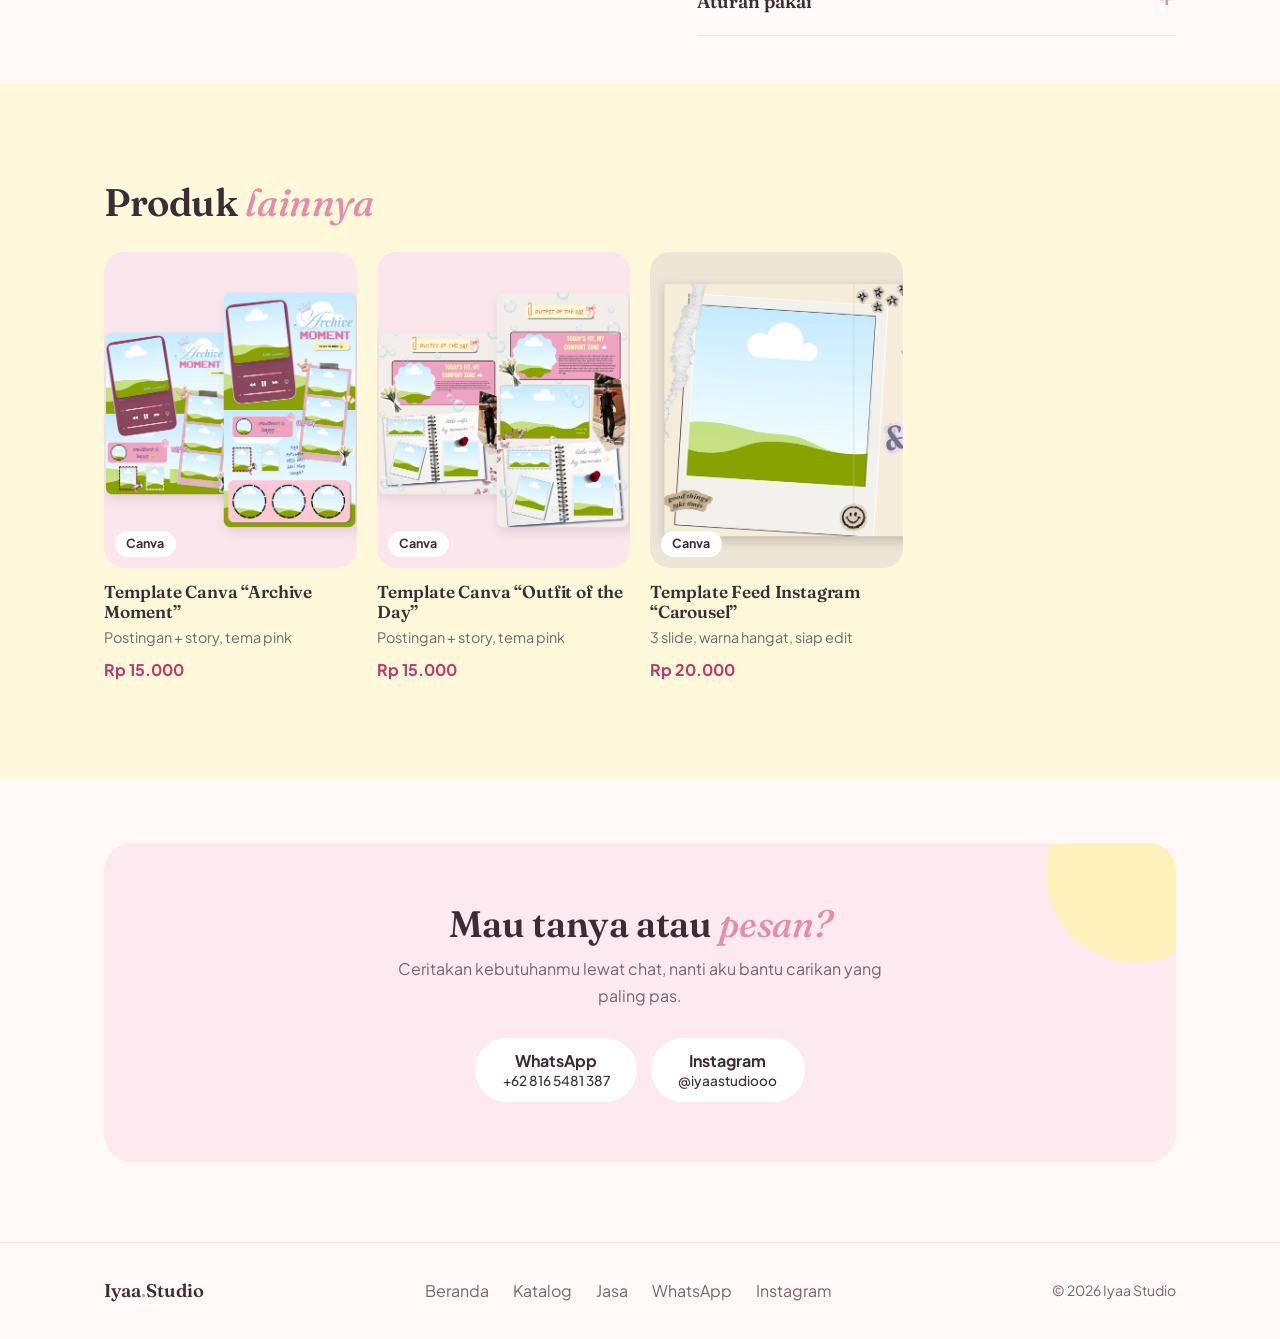
<file: template-undangan.html>
<!DOCTYPE html>
<html lang="id">
<head>
  <meta charset="UTF-8">
  <meta name="viewport" content="width=device-width, initial-scale=1.0">
  <title>Undangan Digital Website — Iyaa Studio</title>
  <meta name="description" content="Undangan digital berbentuk link website untuk pernikahan dan acara. Kamu kirim datanya, aku yang buatkan sampai jadi. Bonus template undangan Canva.">

  <link rel="preconnect" href="https://fonts.googleapis.com">
  <link rel="preconnect" href="https://fonts.gstatic.com" crossorigin>
  <link href="https://fonts.googleapis.com/css2?family=Fraunces:ital,opsz,wght@0,9..144,500;0,9..144,600;1,9..144,500&family=Plus+Jakarta+Sans:wght@400;500;700&display=swap" rel="stylesheet">

  <link rel="stylesheet" href="style.css">
</head>
<body>

  <a class="skip-link" href="#utama">Lompat ke konten</a>

  <header class="situs-header">
    <div class="wadah header-isi">
      <a href="index.html" class="logo">Iyaa<span class="logo-titik">.</span>Studio</a>

      <button class="nav-toggle" id="navToggle" aria-expanded="false" aria-controls="navUtama">
        <span class="nav-toggle-garis"></span>
        <span class="nav-toggle-label">Menu</span>
      </button>

      <nav class="nav" id="navUtama" aria-label="Navigasi utama">
        <a href="index.html" class="nav-tautan">Beranda</a>
        <a href="katalog.html" class="nav-tautan nav-aktif">Katalog</a>
        <a href="jasa.html" class="nav-tautan">Jasa</a>
        <a href="#kontak" class="nav-tautan">Kontak</a>
      </nav>
    </div>
  </header>

  <main id="utama">

    <div class="wadah">
      <a href="katalog.html" class="kembali">← Kembali ke katalog</a>
    </div>

    <!-- ============ DETAIL PRODUK ============ -->
    <section class="bagian bagian-rapat">
      <div class="wadah detail">

        <!-- Galeri: geser gambarnya langsung (jari, trackpad, atau tarik dengan mouse) -->
        <div class="galeri" data-galeri>
          <div class="galeri-jalur" tabindex="0" role="region" aria-label="Galeri gambar produk, geser ke kiri atau kanan">
            <div class="galeri-slide"><img src="asset/undangan-1.jpg" alt="Undangan digital website tampil di layar HP: cover, mempelai, dan acara"></div>
            <div class="galeri-slide"><img src="asset/undangan-2.jpg" alt="Bagian mempelai dengan foto berbingkai lengkung" loading="lazy"></div>
            <div class="galeri-slide"><img src="asset/undangan-3.jpg" alt="Kartu akad nikah dan resepsi" loading="lazy"></div>
            <div class="galeri-slide"><img src="asset/undangan-4.jpg" alt="Formulir dan daftar ucapan dan doa" loading="lazy"></div>
          </div>
          <button class="galeri-panah galeri-prev" aria-label="Gambar sebelumnya" disabled><svg width="18" height="18" viewBox="0 0 24 24" fill="none" stroke="currentColor" stroke-width="2.2" stroke-linecap="round" stroke-linejoin="round" aria-hidden="true"><path d="m15 5-7 7 7 7"/></svg></button>
          <button class="galeri-panah galeri-next" aria-label="Gambar berikutnya"><svg width="18" height="18" viewBox="0 0 24 24" fill="none" stroke="currentColor" stroke-width="2.2" stroke-linecap="round" stroke-linejoin="round" aria-hidden="true"><path d="m9 5 7 7-7 7"/></svg></button>
          <div class="galeri-titik"><button class="titik titik-aktif" aria-label="Gambar 1: cover, mempelai, dan acara"></button><button class="titik" aria-label="Gambar 2: bagian mempelai"></button><button class="titik" aria-label="Gambar 3: bagian acara"></button><button class="titik" aria-label="Gambar 4: ucapan dan doa"></button></div>
        </div>

        <!-- Kolom kanan: informasi & tombol beli -->
        <div class="detail-info">
          <h1 class="detail-judul">Undangan Digital Website</h1>
          <p class="detail-harga-ket">Harga per undangan, tergantung jenis acara.</p>
          <p class="detail-teks">
            Undangan digital berbentuk website. Kamu cukup kirim datanya, aku yang
            buatkan sampai jadi, lalu kamu terima link undangannya untuk langsung
            dibagikan ke tamu. Bonus template undangan Canva.
          </p>

          <h2 class="jenis-judul">Pilih jenis acaranya</h2>
          <ul class="jenis-daftar">
              <li class="jenis">
                <div class="jenis-kepala">
                  <p class="jenis-nama">Pernikahan</p>
                  <p class="jenis-harga">Rp 70.000</p>
                </div>
                <p class="jenis-ket">Cover, profil mempelai, acara, ucapan dan doa. Ada 2 pilihan tema, lihat demonya dulu.</p>
                <div class="jenis-aksi">
                  <!-- GANTI href dengan link checkout Pernikahan dari Mayar / Lynk.id -->
                  <a href="https://lynk.id/username/undangan-pernikahan" class="tombol tombol-kecil">Beli sekarang</a>
                  <a href="https://invitationwebsiteee-faa.github.io/demo/" class="jenis-tombol" target="_blank" rel="noopener">Demo tema klasik</a>
                  <a href="https://invitationwebsiteee-faa.github.io/pinkwedding/" class="jenis-tombol" target="_blank" rel="noopener">Demo tema pink</a>
                </div>
              </li>
              <li class="jenis jenis-segera">
                <div class="jenis-kepala">
                  <p class="jenis-nama">Khitan</p>
                  <span class="jenis-tombol jenis-kunci"><svg class="produk-kunci-ikon" width="14" height="14" viewBox="0 0 24 24" fill="none" stroke="currentColor" stroke-width="2" stroke-linecap="round" stroke-linejoin="round" aria-hidden="true"><rect x="5" y="11" width="14" height="10" rx="2"/><path d="M8 11V8a4 4 0 0 1 8 0v3"/></svg>Segera hadir</span>
                </div>
                <p class="jenis-ket">Undangan acara khitan</p>
              </li>
              <li class="jenis jenis-segera">
                <div class="jenis-kepala">
                  <p class="jenis-nama">Ulang tahun</p>
                  <span class="jenis-tombol jenis-kunci"><svg class="produk-kunci-ikon" width="14" height="14" viewBox="0 0 24 24" fill="none" stroke="currentColor" stroke-width="2" stroke-linecap="round" stroke-linejoin="round" aria-hidden="true"><rect x="5" y="11" width="14" height="10" rx="2"/><path d="M8 11V8a4 4 0 0 1 8 0v3"/></svg>Segera hadir</span>
                </div>
                <p class="jenis-ket">Halaman ucapan ulang tahun</p>
              </li>
              <li class="jenis jenis-segera">
                <div class="jenis-kepala">
                  <p class="jenis-nama">Acara &amp; piknik</p>
                  <span class="jenis-tombol jenis-kunci"><svg class="produk-kunci-ikon" width="14" height="14" viewBox="0 0 24 24" fill="none" stroke="currentColor" stroke-width="2" stroke-linecap="round" stroke-linejoin="round" aria-hidden="true"><rect x="5" y="11" width="14" height="10" rx="2"/><path d="M8 11V8a4 4 0 0 1 8 0v3"/></svg>Segera hadir</span>
                </div>
                <p class="jenis-ket">Undangan acara kumpul-kumpul</p>
              </li>
          </ul>
          <p class="detail-catatan">Pembayaran lewat QRIS, e-wallet, atau transfer bank. Setelah bayar, kirim data undanganmu lewat WhatsApp.</p>

          <div class="lipat-kelompok">
            <details class="lipat" open>
              <summary class="lipat-judul">Yang kamu dapat</summary>
              <div class="lipat-isi"><ul class="isi-daftar"><li>Undangan website yang sudah jadi, tinggal kamu bagikan lewat link</li><li>Nama tamu bisa muncul di cover untuk tiap link yang dibagikan</li><li>Bonus: template undangan Canva</li></ul></div>
            </details>
            <details class="lipat">
              <summary class="lipat-judul">Contoh isi (undangan pernikahan)</summary>
              <div class="lipat-isi"><ul class="isi-daftar"><li>Cover dengan nama mempelai, tanggal, dan nama tamu</li><li>Ayat atau kutipan pembuka</li><li>Foto dan profil mempelai beserta orang tua</li><li>Kartu akad dan resepsi, lengkap dengan tombol Lihat Lokasi</li><li>Kolom ucapan dan doa dari tamu</li><li>Musik latar (opsional)</li><li>Tema pink: kisah kami, hitung mundur, galeri foto, dan kolom kirim kado</li><li>Tampilan dirancang untuk dibuka di HP</li></ul></div>
            </details>
            <details class="lipat">
              <summary class="lipat-judul">Cara pesannya</summary>
              <div class="lipat-isi"><ol class="isi-daftar"><li>Pilih jenis acara, klik <strong>Beli sekarang</strong>, lalu selesaikan pembayaran.</li><li>Kirim data undanganmu lewat <a href="https://wa.me/628165481387" class="tautan-teks">WhatsApp</a>.</li><li>Undangan dikerjakan, lalu link jadinya dikirim ke kamu.</li></ol></div>
            </details>
            <details class="lipat">
              <summary class="lipat-judul">Data yang perlu kamu kirim</summary>
              <div class="lipat-isi"><ul class="isi-daftar"><li>Nama yang berhajat (mempelai, anak yang dikhitan, atau yang berulang tahun) dan nama orang tua</li><li>Tanggal, jam, dan lokasi acara (boleh sertakan link Google Maps)</li><li>Foto utama dan foto untuk cover</li><li>Ayat atau kutipan, kalau ada yang ingin dipakai</li><li>Lagu pilihan, kalau ingin ada musik</li></ul></div>
            </details>
            <details class="lipat">
              <summary class="lipat-judul">Aturan pakai</summary>
              <div class="lipat-isi"><p>Satu pembelian untuk satu undangan. Template Canva bonus tidak boleh dijual ulang atau dibagikan sebagai file mentah.</p></div>
            </details>
          </div>
        </div>

      </div>
    </section>

    <!-- ============ PRODUK LAIN ============ -->
    <section class="bagian bagian-lembut">
      <div class="wadah">
        <h2 class="bagian-judul">Produk <span class="judul-miring">lainnya</span></h2>
        <div class="produk-kisi">
          <article class="produk">
            <a href="template-archive-moment.html" class="produk-tautan">
              <div class="produk-gambar">
                <img src="asset/archive-moment-1.jpg" alt="Template Archive Moment versi postingan dan story, tema pink" loading="lazy">
                <span class="produk-tipe">Canva</span>
              </div>
              <h3 class="produk-nama">Template Canva “Archive Moment”</h3>
            </a>
            <p class="produk-catatan">Postingan + story, tema pink</p>
            <p class="produk-harga">Rp 15.000</p>
          </article>
          <article class="produk">
            <a href="template-ootd.html" class="produk-tautan">
              <div class="produk-gambar">
                <img src="asset/ootd-1.jpg" alt="Template Outfit of the Day versi postingan dan story, tema pink" loading="lazy">
                <span class="produk-tipe">Canva</span>
              </div>
              <h3 class="produk-nama">Template Canva “Outfit of the Day”</h3>
            </a>
            <p class="produk-catatan">Postingan + story, tema pink</p>
            <p class="produk-harga">Rp 15.000</p>
          </article>
          <article class="produk">
            <a href="template-carousel.html" class="produk-tautan">
              <div class="produk-gambar">
                <img src="asset/scrapbook-4.jpg" alt="Template feed Instagram Carousel, tiga slide menyambung" loading="lazy">
                <span class="produk-tipe">Canva</span>
              </div>
              <h3 class="produk-nama">Template Feed Instagram “Carousel”</h3>
            </a>
            <p class="produk-catatan">3 slide, warna hangat, siap edit</p>
            <p class="produk-harga">Rp 20.000</p>
          </article>
        </div>
      </div>
    </section>

    <!-- ============ KONTAK ============ -->
    <section class="kontak" id="kontak">
      <div class="wadah">
        <div class="kontak-kotak">
          <h2 class="kontak-judul">Mau tanya atau <span class="judul-miring">pesan?</span></h2>
          <p class="kontak-teks">Ceritakan kebutuhanmu lewat chat, nanti aku bantu carikan yang paling pas.</p>
          <div class="kontak-aksi">
            <a href="https://wa.me/628165481387" class="tombol tombol-putih">WhatsApp<span class="kontak-nomor">+62 816 5481 387</span></a>
            <a href="https://www.instagram.com/iyaastudiooo" class="tombol tombol-putih">Instagram<span class="kontak-nomor">@iyaastudiooo</span></a>
          </div>
        </div>
      </div>
    </section>

  </main>

  <footer class="situs-footer">
    <div class="wadah footer-isi">
      <p class="footer-logo">Iyaa<span class="logo-titik">.</span>Studio</p>
      <nav class="footer-nav" aria-label="Navigasi footer">
        <a href="index.html">Beranda</a>
        <a href="katalog.html">Katalog</a>
        <a href="jasa.html">Jasa</a>
        <a href="https://wa.me/628165481387">WhatsApp</a>
        <a href="https://www.instagram.com/iyaastudiooo">Instagram</a>
      </nav>
      <p class="footer-hak">© 2026 Iyaa Studio</p>
    </div>
  </footer>

  <script src="script.js"></script>
</body>
</html>
</file>
<file: style.css>
/* =========================================================
   IYAA STUDIO — style.css
   Tema: pink pastel + buttermilk, bersih dan sederhana.
   Urutan: token → dasar → komponen → header → hero → bagian →
   produk → katalog → detail → jasa → kontak → footer → responsif
   ========================================================= */

/* ============ 1. TOKEN (ganti warna & font cukup di sini) ============ */
:root {
  /* warna */
  --latar:         #FFF9F7;   /* latar halaman (putih kemerahan) */
  --putih:         #FFFFFF;
  --pink-muda:     #FDE9F0;   /* blok lembut */
  --pink:          #F7C3D5;   /* pink pastel utama: tombol, penanda */
  --pink-tua:      #E48CAB;   /* hover & aksen */
  --mentega:       #FFF1BC;   /* buttermilk */
  --mentega-muda:  #FFF8DB;
  --tinta:         #3D2B35;   /* teks utama */
  --tinta-lembut:  #7A6370;   /* teks kedua */
  --garis:         #F3DFE7;   /* garis tipis */
  --harga:         #B83A68;   /* warna harga */

  /* font */
  --font-judul: "Fraunces", Georgia, serif;
  --font-teks:  "Plus Jakarta Sans", system-ui, sans-serif;

  /* ukuran */
  --lebar-wadah: 1120px;
  --lengkung:    20px;
  --lengkung-besar: 28px;
  --bayang:      0 10px 30px rgba(184, 58, 104, 0.08);
  --transisi:    180ms ease;
}

/* ============ 2. DASAR ============ */
*, *::before, *::after { box-sizing: border-box; }

html { scroll-behavior: smooth; }

body {
  margin: 0;
  background-color: var(--latar);
  color: var(--tinta);
  font-family: var(--font-teks);
  font-size: 1rem;
  line-height: 1.7;
  -webkit-font-smoothing: antialiased;
}

h1, h2, h3 {
  font-family: var(--font-judul);
  font-weight: 600;
  line-height: 1.15;
  letter-spacing: -0.01em;
  margin: 0;
}

p { margin: 0; }
img { max-width: 100%; display: block; }
a { color: inherit; }
ul, ol { margin: 0; padding: 0; list-style: none; }
button { font: inherit; cursor: pointer; }

a:focus-visible,
button:focus-visible,
summary:focus-visible,
.galeri-jalur:focus-visible {
  outline: 3px solid var(--pink-tua);
  outline-offset: 3px;
  border-radius: 8px;
}

.skip-link { position: absolute; left: -9999px; }
.skip-link:focus {
  left: 1rem; top: 1rem; z-index: 100;
  background: var(--tinta); color: var(--putih);
  padding: 0.6rem 1rem; border-radius: 999px; text-decoration: none;
}

/* ============ 3. TATA LETAK & KOMPONEN UMUM ============ */
.wadah {
  width: 100%;
  max-width: var(--lebar-wadah);
  margin-inline: auto;
  padding-inline: 1.5rem;
}
.wadah-sempit { max-width: 720px; }

.bagian { padding-block: clamp(3.5rem, 8vw, 6rem); }
.bagian-rapat { padding-block: 1.5rem 3rem; }

.bagian-judul {
  font-size: clamp(1.8rem, 4.5vw, 2.4rem);
  margin-bottom: 0.5rem;
}
.bagian-sub {
  color: var(--tinta-lembut);
  max-width: 52ch;
  margin-bottom: 2.25rem;
}
.bagian-kepala {
  display: flex; flex-wrap: wrap; gap: 0.75rem 1.5rem;
  align-items: flex-end; justify-content: space-between;
  margin-bottom: 2.25rem;
}
.bagian-kepala .bagian-judul { margin-bottom: 0; }

/* penekanan kata di judul */
.judul-miring { font-style: italic; color: var(--pink-tua); font-weight: 500; }

/* tombol */
.tombol {
  display: inline-block;
  background-color: var(--pink);
  color: var(--tinta);
  font-weight: 700;
  text-decoration: none;
  padding: 0.85rem 1.7rem;
  border: 2px solid var(--pink);
  border-radius: 999px;
  transition: background-color var(--transisi), border-color var(--transisi), transform var(--transisi);
}
.tombol:hover { background-color: var(--pink-tua); border-color: var(--pink-tua); }
.tombol:active { transform: translateY(2px); }

.tombol-kecil { padding: 0.45rem 1.1rem; font-size: 0.92rem; }
.tombol-lebar { display: block; text-align: center; width: 100%; }

.tombol-garis {
  background-color: transparent;
  border-color: var(--tinta);
}
.tombol-garis:hover { background-color: var(--tinta); border-color: var(--tinta); color: var(--putih); }

.tombol-putih { background-color: var(--putih); border-color: var(--putih); }
.tombol-putih:hover { background-color: var(--mentega); border-color: var(--mentega); }

/* tautan teks */
.tautan-teks {
  font-weight: 700;
  text-decoration: none;
  background: linear-gradient(transparent 62%, var(--pink) 62%);
  transition: background-color var(--transisi);
}
.tautan-teks:hover { background: linear-gradient(transparent 0, var(--pink) 0); }

.label {
  display: inline-block;
  background-color: var(--mentega);
  color: var(--tinta);
  font-size: 0.85rem;
  font-weight: 700;
  padding: 0.25rem 0.9rem;
  border-radius: 999px;
}

/* ============ 4. HEADER & NAVIGASI ============ */
.situs-header {
  position: sticky; top: 0; z-index: 50;
  background-color: rgba(255, 249, 247, 0.92);
  backdrop-filter: blur(10px);
  -webkit-backdrop-filter: blur(10px);
  border-bottom: 1px solid var(--garis);
}

.header-isi {
  display: flex; align-items: center; justify-content: space-between;
  gap: 1rem; padding-block: 0.9rem;
}

.logo {
  font-family: var(--font-judul);
  font-weight: 600;
  font-size: 1.35rem;
  letter-spacing: -0.02em;
  text-decoration: none;
}
.logo-titik { color: var(--pink-tua); }

.nav { display: flex; align-items: center; gap: 0.4rem; }

.nav-tautan {
  text-decoration: none;
  font-weight: 500;
  color: var(--tinta-lembut);
  padding: 0.35rem 0.9rem;
  border-radius: 999px;
  transition: background-color var(--transisi), color var(--transisi);
}
.nav-tautan:hover { background-color: var(--pink-muda); color: var(--tinta); }
.nav-aktif { background-color: var(--pink); color: var(--tinta); font-weight: 700; }
.nav-aktif:hover { background-color: var(--pink); }

.nav-toggle {
  display: none; align-items: center; gap: 0.6rem;
  background: var(--pink-muda); border: 0; border-radius: 999px;
  padding: 0.45rem 1rem; color: var(--tinta);
}
.nav-toggle-garis { width: 16px; height: 2px; background: var(--tinta); position: relative; }
.nav-toggle-garis::before, .nav-toggle-garis::after {
  content: ""; position: absolute; left: 0; width: 16px; height: 2px; background: var(--tinta);
}
.nav-toggle-garis::before { top: -5px; }
.nav-toggle-garis::after  { top: 5px; }
.nav-toggle-label { font-size: 0.9rem; font-weight: 700; }

/* ============ 5. HERO ============ */
.hero { padding-block: clamp(2.5rem, 7vw, 5.5rem); overflow-x: clip; }

.hero-isi {
  display: grid;
  grid-template-columns: 1.05fr 0.95fr;
  gap: clamp(2rem, 6vw, 4.5rem);
  align-items: center;
}

.hero-judul {
  font-size: clamp(2.4rem, 6vw, 4rem);
  font-weight: 500;
  margin: 1rem 0 1.25rem;
  max-width: 14ch;
}

.hero-deskripsi {
  color: var(--tinta-lembut);
  max-width: 44ch;
  margin-bottom: 2rem;
}

.hero-aksi { display: flex; flex-wrap: wrap; align-items: center; gap: 1.25rem 1.75rem; }

/* kolase gambar: satu panel pink lembut berisi tiga kartu */
.hero-visual {
  position: relative;
  aspect-ratio: 1 / 1.05;
  background-color: var(--pink-muda);
  border-radius: var(--lengkung-besar);
  overflow: hidden;
}
.hero-visual::before,
.hero-visual::after {
  content: ""; position: absolute; border-radius: 50%;
}
.hero-visual::before { width: 46%; aspect-ratio: 1; background: var(--mentega); right: -9%; top: -9%; }
.hero-visual::after  { width: 30%; aspect-ratio: 1; background: var(--pink); left: -7%; bottom: -7%; }

.hero-kartu {
  position: absolute;
  width: 43%;
  aspect-ratio: 4 / 5;
  border: 5px solid var(--putih);
  border-radius: 16px;
  overflow: hidden;
  box-shadow: var(--bayang);
  background: var(--putih);
}
.hero-kartu img { width: 100%; height: 100%; object-fit: cover; }
.hero-kartu-1 { left: 7%;  top: 9%;  transform: rotate(-5deg); z-index: 1; }
.hero-kartu-2 { right: 7%; top: 5%;  transform: rotate(4deg);  z-index: 2; }
.hero-kartu-3 { left: 28%; bottom: 6%; transform: rotate(-1.5deg); z-index: 3; width: 46%; }

@media (prefers-reduced-motion: no-preference) {
  .hero-kartu { animation: muncul 600ms cubic-bezier(0.2, 0.8, 0.3, 1) backwards; }
  .hero-kartu-2 { animation-delay: 100ms; }
  .hero-kartu-3 { animation-delay: 200ms; }
  @keyframes muncul { from { opacity: 0; translate: 0 18px; } }
}

/* ============ 6. KATEGORI ============ */
.kategori-kisi { display: grid; grid-template-columns: repeat(3, 1fr); gap: 1.25rem; }

.kategori {
  display: flex; flex-direction: column; gap: 0.6rem;
  border-radius: var(--lengkung-besar);
  padding: 2rem 1.75rem;
  text-decoration: none;
  background-color: var(--pink-muda);
  transition: transform var(--transisi), box-shadow var(--transisi);
}
.kategori:nth-child(2) { background-color: var(--mentega-muda); }
.kategori:hover { transform: translateY(-4px); box-shadow: var(--bayang); }

.kategori-judul { font-size: 1.4rem; }
.kategori-teks { color: var(--tinta-lembut); font-size: 0.97rem; }
.kategori-jumlah {
  margin-top: auto; padding-top: 1rem;
  font-weight: 700; font-size: 0.9rem; color: var(--harga);
}

/* ============ 7. KARTU PRODUK ============ */
.produk-kisi {
  display: grid;
  grid-template-columns: repeat(4, 1fr);
  gap: 1.75rem 1.25rem;
}

.produk { display: flex; flex-direction: column; }
.produk-tautan { text-decoration: none; display: block; }

.produk-gambar {
  position: relative;
  aspect-ratio: 4 / 5;
  border-radius: var(--lengkung);
  background-color: var(--pink-muda);
  overflow: hidden;
  margin-bottom: 0.9rem;
  transition: box-shadow var(--transisi), transform var(--transisi);
}
.produk-gambar img { width: 100%; height: 100%; object-fit: cover; }
.produk-tautan:hover .produk-gambar { box-shadow: var(--bayang); transform: translateY(-3px); }

.produk-tipe {
  position: absolute; left: 0.7rem; bottom: 0.7rem;
  background-color: var(--putih);
  font-size: 0.78rem; font-weight: 700;
  padding: 0.15rem 0.7rem; border-radius: 999px;
}

.produk-nama { font-size: 1.08rem; font-weight: 600; margin-bottom: 0.2rem; }
.produk-catatan { color: var(--tinta-lembut); font-size: 0.9rem; }
.produk-harga { margin-top: 0.4rem; font-weight: 700; color: var(--harga); }

/* produk yang belum ada: terlihat tapi terkunci */
.produk-segera .produk-gambar {
  background: linear-gradient(135deg, var(--pink-muda), var(--mentega));
  cursor: not-allowed;
}
.produk-segera .produk-nama { color: var(--tinta-lembut); }
.produk-kunci {
  position: absolute; top: 50%; left: 50%; transform: translate(-50%, -50%);
  display: inline-flex; align-items: center; gap: 0.4rem; white-space: nowrap;
  background-color: var(--putih);
  font-size: 0.85rem; font-weight: 700;
  padding: 0.4rem 0.95rem; border-radius: 999px;
}
.produk-kunci-ikon { flex: none; }
.produk-harga-segera { color: var(--tinta-lembut); }

/* ============ 8. LANGKAH ============ */
.bagian-lembut { background-color: var(--mentega-muda); }

.langkah-daftar { display: grid; grid-template-columns: repeat(3, 1fr); gap: 2rem; margin-top: 2.25rem; }
.langkah-angka {
  display: grid; place-items: center;
  width: 44px; height: 44px; border-radius: 50%;
  background-color: var(--pink);
  font-family: var(--font-judul); font-weight: 600; font-size: 1.2rem;
  margin-bottom: 1rem;
}
.langkah-judul { font-size: 1.2rem; margin-bottom: 0.4rem; }
.langkah-teks { color: var(--tinta-lembut); font-size: 0.97rem; }

/* ============ 9. FAQ ============ */
.faq { display: grid; gap: 0.75rem; margin-top: 2rem; }

.faq-item {
  background-color: var(--putih);
  border: 1px solid var(--garis);
  border-radius: var(--lengkung);
  padding-inline: 1.4rem;
}
.faq-tanya {
  font-weight: 700;
  padding: 1.1rem 2rem 1.1rem 0;
  cursor: pointer; position: relative; list-style: none;
}
.faq-tanya::-webkit-details-marker { display: none; }
.faq-tanya::after {
  content: "+"; position: absolute; right: 0; top: 0.95rem;
  font-size: 1.5rem; line-height: 1; color: var(--pink-tua);
}
.faq-item[open] .faq-tanya::after { content: "–"; }
.faq-jawab { padding-bottom: 1.2rem; color: var(--tinta-lembut); max-width: 60ch; }

/* ============ 10. KONTAK ============ */
.kontak { padding-block: clamp(2.5rem, 6vw, 4rem) clamp(3.5rem, 8vw, 5rem); }

.kontak-kotak {
  background-color: var(--pink-muda);
  border-radius: var(--lengkung-besar);
  padding: clamp(2.25rem, 6vw, 3.75rem) 1.5rem;
  text-align: center;
  position: relative;
  overflow: hidden;
}
.kontak-kotak::before {
  content: ""; position: absolute; width: 180px; aspect-ratio: 1; border-radius: 50%;
  background: var(--mentega); right: -50px; top: -60px; z-index: 0;
}
@media (max-width: 640px) { .kontak-kotak::before { width: 110px; right: -40px; top: -45px; } }
.kontak-kotak > * { position: relative; }

.kontak-judul { font-size: clamp(1.7rem, 4.5vw, 2.3rem); margin-bottom: 0.6rem; }
.kontak-teks { color: var(--tinta-lembut); max-width: 44ch; margin: 0 auto 1.75rem; }
.kontak-aksi { display: flex; flex-wrap: wrap; gap: 0.85rem; justify-content: center; }
.kontak-aksi .tombol { display: inline-flex; flex-direction: column; align-items: center; line-height: 1.3; padding: 0.7rem 1.6rem; }
.kontak-nomor { font-weight: 500; font-size: 0.85rem; }

/* ============ 11. KATALOG & JASA (kepala halaman) ============ */
.halaman-kepala { padding-block: clamp(2.5rem, 6vw, 4rem) 1.5rem; }
.halaman-judul { font-size: clamp(2.2rem, 6vw, 3.2rem); font-weight: 500; margin: 0.9rem 0 0.7rem; }
.halaman-teks { color: var(--tinta-lembut); max-width: 50ch; }

.saring { display: flex; flex-wrap: wrap; gap: 0.6rem; margin-bottom: 2rem; }
.saring-tombol {
  background-color: var(--putih);
  border: 1px solid var(--garis);
  border-radius: 999px;
  padding: 0.45rem 1.15rem;
  color: var(--tinta-lembut);
  transition: background-color var(--transisi), color var(--transisi), border-color var(--transisi);
}
.saring-tombol:hover { border-color: var(--pink-tua); color: var(--tinta); }
.saring-aktif { background-color: var(--pink); border-color: var(--pink); color: var(--tinta); font-weight: 700; }

.produk-sembunyi { display: none; }
.kosong { padding: 3rem 0; color: var(--tinta-lembut); text-align: center; }

/* ============ 12. DETAIL PRODUK ============ */
.kembali {
  display: inline-block;
  margin-top: 1.5rem;
  color: var(--tinta-lembut);
  text-decoration: none;
  font-size: 0.95rem;
  font-weight: 500;
}
.kembali:hover { color: var(--tinta); }

.detail {
  display: grid;
  grid-template-columns: 1.05fr 0.95fr;
  gap: clamp(2rem, 5vw, 4rem);
  align-items: start;
}

/* --- galeri yang bisa digeser langsung --- */
.galeri { position: sticky; top: 5.5rem; }

.galeri-jalur {
  display: flex;
  overflow-x: auto;
  scroll-snap-type: x mandatory;
  overscroll-behavior-x: contain;
  scrollbar-width: none;
  border-radius: var(--lengkung-besar);
  background-color: var(--pink-muda);
  cursor: grab;
  touch-action: pan-x pan-y;
}
.galeri-jalur::-webkit-scrollbar { display: none; }
.galeri-tarik { scroll-snap-type: none; cursor: grabbing; }

.galeri-slide {
  flex: 0 0 100%;
  scroll-snap-align: center;
  scroll-snap-stop: always;
  aspect-ratio: 4 / 5;
  position: relative;
}
.galeri-slide img {
  width: 100%; height: 100%; object-fit: cover;
  user-select: none; -webkit-user-drag: none; pointer-events: none;
}

.galeri-panah {
  position: absolute; top: 50%; transform: translateY(-50%);
  width: 42px; height: 42px; border-radius: 50%;
  border: 0; background-color: rgba(255, 255, 255, 0.92);
  color: var(--tinta); box-shadow: var(--bayang);
  display: grid; place-items: center;
  transition: background-color var(--transisi), opacity var(--transisi);
}
.galeri-panah:hover { background-color: var(--pink); }
.galeri-panah[disabled] { opacity: 0; pointer-events: none; }
.galeri-prev { left: 0.8rem; }
.galeri-next { right: 0.8rem; }

.galeri-titik { display: flex; justify-content: center; gap: 0.5rem; margin-top: 1rem; }
.titik {
  position: relative;
  width: 8px; height: 8px; padding: 0; border: 0; border-radius: 999px;
  background-color: var(--pink);
  transition: width var(--transisi), background-color var(--transisi);
}
.titik::after { content: ""; position: absolute; inset: -10px -4px; }
.titik-aktif { width: 26px; background-color: var(--pink-tua); }

.detail-judul { font-size: clamp(1.9rem, 4.5vw, 2.6rem); font-weight: 500; margin: 0.8rem 0 0.6rem; }

.detail-harga {
  font-family: var(--font-judul);
  font-weight: 600; font-size: 1.7rem; color: var(--harga);
  margin-bottom: 1.1rem;
}
.detail-harga-ket {
  font-family: var(--font-teks);
  font-weight: 500; font-size: 0.9rem; color: var(--tinta-lembut);
}
p.detail-harga-ket { margin-bottom: 1rem; }

.detail-teks { color: var(--tinta-lembut); max-width: 52ch; margin-bottom: 1.75rem; }
.detail-catatan { margin-top: 0.8rem; font-size: 0.88rem; color: var(--tinta-lembut); text-align: center; }

/* bagian lipat: isi paket, aturan pakai, dll. */
.lipat-kelompok { margin-top: 2rem; border-top: 1px solid var(--garis); }
.lipat { border-bottom: 1px solid var(--garis); }
.lipat-judul {
  font-family: var(--font-judul);
  font-weight: 600; font-size: 1.15rem;
  padding: 1.05rem 2rem 1.05rem 0;
  position: relative; cursor: pointer; list-style: none;
}
.lipat-judul::-webkit-details-marker { display: none; }
.lipat-judul::after {
  content: "+"; position: absolute; right: 0.1rem; top: 0.85rem;
  font-family: var(--font-teks); font-size: 1.5rem; line-height: 1; color: var(--pink-tua);
}
.lipat[open] .lipat-judul::after { content: "–"; }
.lipat-isi { padding-bottom: 1.2rem; color: var(--tinta-lembut); }

.isi-daftar { display: grid; gap: 0.5rem; }
.isi-daftar li { position: relative; padding-left: 1.4rem; }
.isi-daftar li::before {
  content: ""; position: absolute; left: 0; top: 0.65em;
  width: 8px; height: 8px; border-radius: 50%; background-color: var(--pink-tua);
}
ol.isi-daftar { counter-reset: langkah; }
ol.isi-daftar li { counter-increment: langkah; padding-left: 1.7rem; }
ol.isi-daftar li::before {
  content: counter(langkah) ".";
  top: 0; width: auto; height: auto; background: none; border-radius: 0;
  color: var(--harga); font-weight: 700;
}

/* daftar jenis acara (halaman Undangan Digital) */
.jenis-daftar { display: grid; gap: 0.75rem; margin-bottom: 0.5rem; }
.jenis {
  display: grid; gap: 0.3rem;
  padding: 1rem 1.15rem;
  background-color: var(--putih);
  border: 1px solid var(--garis);
  border-radius: var(--lengkung);
}
.jenis-kepala { display: flex; align-items: center; justify-content: space-between; gap: 1rem; }
.jenis-nama { font-family: var(--font-judul); font-weight: 600; font-size: 1.1rem; }
.jenis-harga { font-weight: 700; color: var(--harga); }
.jenis-ket { font-size: 0.9rem; color: var(--tinta-lembut); }
.jenis-aksi { display: flex; flex-wrap: wrap; align-items: center; gap: 0.6rem; margin-top: 0.55rem; }
.jenis-tombol {
  flex: none; display: inline-flex; align-items: center; gap: 0.4rem;
  padding: 0.4rem 0.95rem;
  border: 2px solid var(--tinta); border-radius: 999px;
  font-size: 0.85rem; font-weight: 700; color: var(--tinta);
  text-decoration: none; white-space: nowrap;
}
a.jenis-tombol:hover { background-color: var(--tinta); color: var(--putih); }
.jenis-segera { background-color: var(--mentega-muda); border-color: transparent; }
.jenis-kunci { border-color: transparent; background-color: var(--putih); color: var(--tinta-lembut); cursor: not-allowed; }

/* ============ 13. JASA ============ */
.jasa-kisi { display: grid; grid-template-columns: repeat(2, 1fr); gap: 1.25rem; }

.jasa {
  display: flex; flex-direction: column; gap: 0.7rem;
  background-color: var(--putih);
  border: 1px solid var(--garis);
  border-radius: var(--lengkung-besar);
  padding: 2rem 1.75rem;
  text-decoration: none;
}
.jasa-ikon {
  display: grid; place-items: center;
  width: 56px; height: 56px; border-radius: 18px;
  background-color: var(--pink-muda); color: var(--tinta);
  margin-bottom: 0.4rem;
}
#video .jasa-ikon { background-color: var(--mentega); }
.jasa-judul { font-size: 1.5rem; }
.jasa-teks { color: var(--tinta-lembut); }
.jasa .isi-daftar { margin-top: 0.4rem; color: var(--tinta-lembut); font-size: 0.97rem; }
.jasa-aksi { margin-top: auto; padding-top: 1.25rem; }
a.jasa { transition: transform var(--transisi), box-shadow var(--transisi); }
a.jasa:hover { transform: translateY(-4px); box-shadow: var(--bayang); }

.jasa-catatan {
  margin-top: 1.5rem;
  background-color: var(--mentega-muda);
  border-radius: var(--lengkung);
  padding: 1rem 1.4rem;
  color: var(--tinta-lembut);
  text-align: center;
}

/* ============ 14. FOOTER ============ */
.situs-footer { border-top: 1px solid var(--garis); padding-block: 2rem; }
.footer-isi {
  display: flex; flex-wrap: wrap; gap: 1rem 2rem;
  align-items: center; justify-content: space-between;
}
.footer-logo { font-family: var(--font-judul); font-weight: 600; font-size: 1.15rem; }
.footer-nav { display: flex; flex-wrap: wrap; gap: 0.5rem 1.5rem; }
.footer-nav a { text-decoration: none; color: var(--tinta-lembut); transition: color var(--transisi); }
.footer-nav a:hover { color: var(--harga); }
.footer-hak { color: var(--tinta-lembut); font-size: 0.88rem; }

/* ============ 15. RESPONSIF ============ */
@media (max-width: 980px) {
  .produk-kisi { grid-template-columns: repeat(3, 1fr); }
}

@media (max-width: 860px) {
  .nav-toggle { display: inline-flex; }
  .header-isi { position: relative; }
  .nav {
    display: none;
    position: absolute; left: 0; right: 0; top: 100%;
    flex-direction: column; align-items: stretch; gap: 0.25rem;
    background-color: var(--latar);
    border-bottom: 1px solid var(--garis);
    padding: 0.75rem 1.5rem 1.25rem;
  }
  .nav-buka { display: flex; }
  .nav-tautan { padding: 0.6rem 1rem; }

  .hero-isi { grid-template-columns: 1fr; }
  .hero-judul { max-width: 18ch; }
  .hero-visual { max-width: 460px; }

  .kategori-kisi { grid-template-columns: 1fr; }
  .langkah-daftar { grid-template-columns: 1fr; gap: 1.75rem; }
  .jasa-kisi { grid-template-columns: 1fr; }

  .detail { grid-template-columns: 1fr; }
  .galeri { position: static; }
}

@media (max-width: 640px) {
  .produk-kisi { grid-template-columns: repeat(2, 1fr); gap: 1.5rem 1rem; }
  .produk-nama { font-size: 0.98rem; }
  .footer-isi { flex-direction: column; align-items: flex-start; }
}

/* di layar sentuh, geser langsung dengan jari; panah disembunyikan */
@media (hover: none) {
  .galeri-panah { display: none; }
}

@media (prefers-reduced-motion: reduce) {
  html { scroll-behavior: auto; }
  * { animation: none !important; transition: none !important; }
}

/* judul kecil di atas daftar jenis acara; bagian yang menempel ke bagian sebelumnya */
.jenis-judul { font-size: 1.2rem; margin-bottom: 0.75rem; }
.bagian-tanpa-atas { padding-top: 0; }

.bagian-judul + .produk-kisi { margin-top: 1.75rem; }

/* kartu Edit video: teks di kiri, contoh video (rasio 9:16) di kanan */
.jasa-lebar { grid-column: 1 / -1; }
.jasa-badan {
  display: grid;
  grid-template-columns: 1fr minmax(220px, 290px);
  gap: 2rem 3.5rem;
  align-items: center;
}
.jasa-info { display: flex; flex-direction: column; gap: 0.7rem; align-items: flex-start; }
.jasa-harga { font-family: var(--font-judul); font-weight: 600; font-size: 1.6rem; color: var(--harga); }
.jasa-media { margin: 0; width: 100%; justify-self: center; }
.jasa-media video {
  display: block; width: 100%; aspect-ratio: 9 / 16; object-fit: cover;
  border-radius: var(--lengkung); background-color: var(--pink-muda);
  box-shadow: var(--bayang);
}
.jasa-media figcaption { margin-top: 0.7rem; font-size: 0.85rem; color: var(--tinta-lembut); text-align: center; }

/* kartu ringkasan harga */
.jasa-ringkas { background-color: var(--mentega-muda); border-color: transparent; justify-content: center; }
.harga-daftar { margin: 0.25rem 0 0.5rem; display: grid; gap: 0.6rem; }
.harga-baris {
  display: flex; flex-wrap: wrap; justify-content: space-between; align-items: baseline;
  gap: 0.25rem 1rem; padding-bottom: 0.6rem; border-bottom: 1px solid rgba(61, 43, 53, 0.1);
}
.harga-baris dt { font-weight: 500; }
.harga-baris dd { margin: 0; font-weight: 700; color: var(--harga); }
.harga-baris dd span { font-weight: 500; font-size: 0.85rem; color: var(--tinta-lembut); }

/* label harga di teaser beranda */
.jasa-label { margin-top: auto; padding-top: 0.5rem; font-weight: 700; font-size: 0.9rem; color: var(--harga); }

@media (max-width: 860px) {
  .jasa-badan { grid-template-columns: 1fr; }
  .jasa-media { max-width: 290px; }
}
</file>
